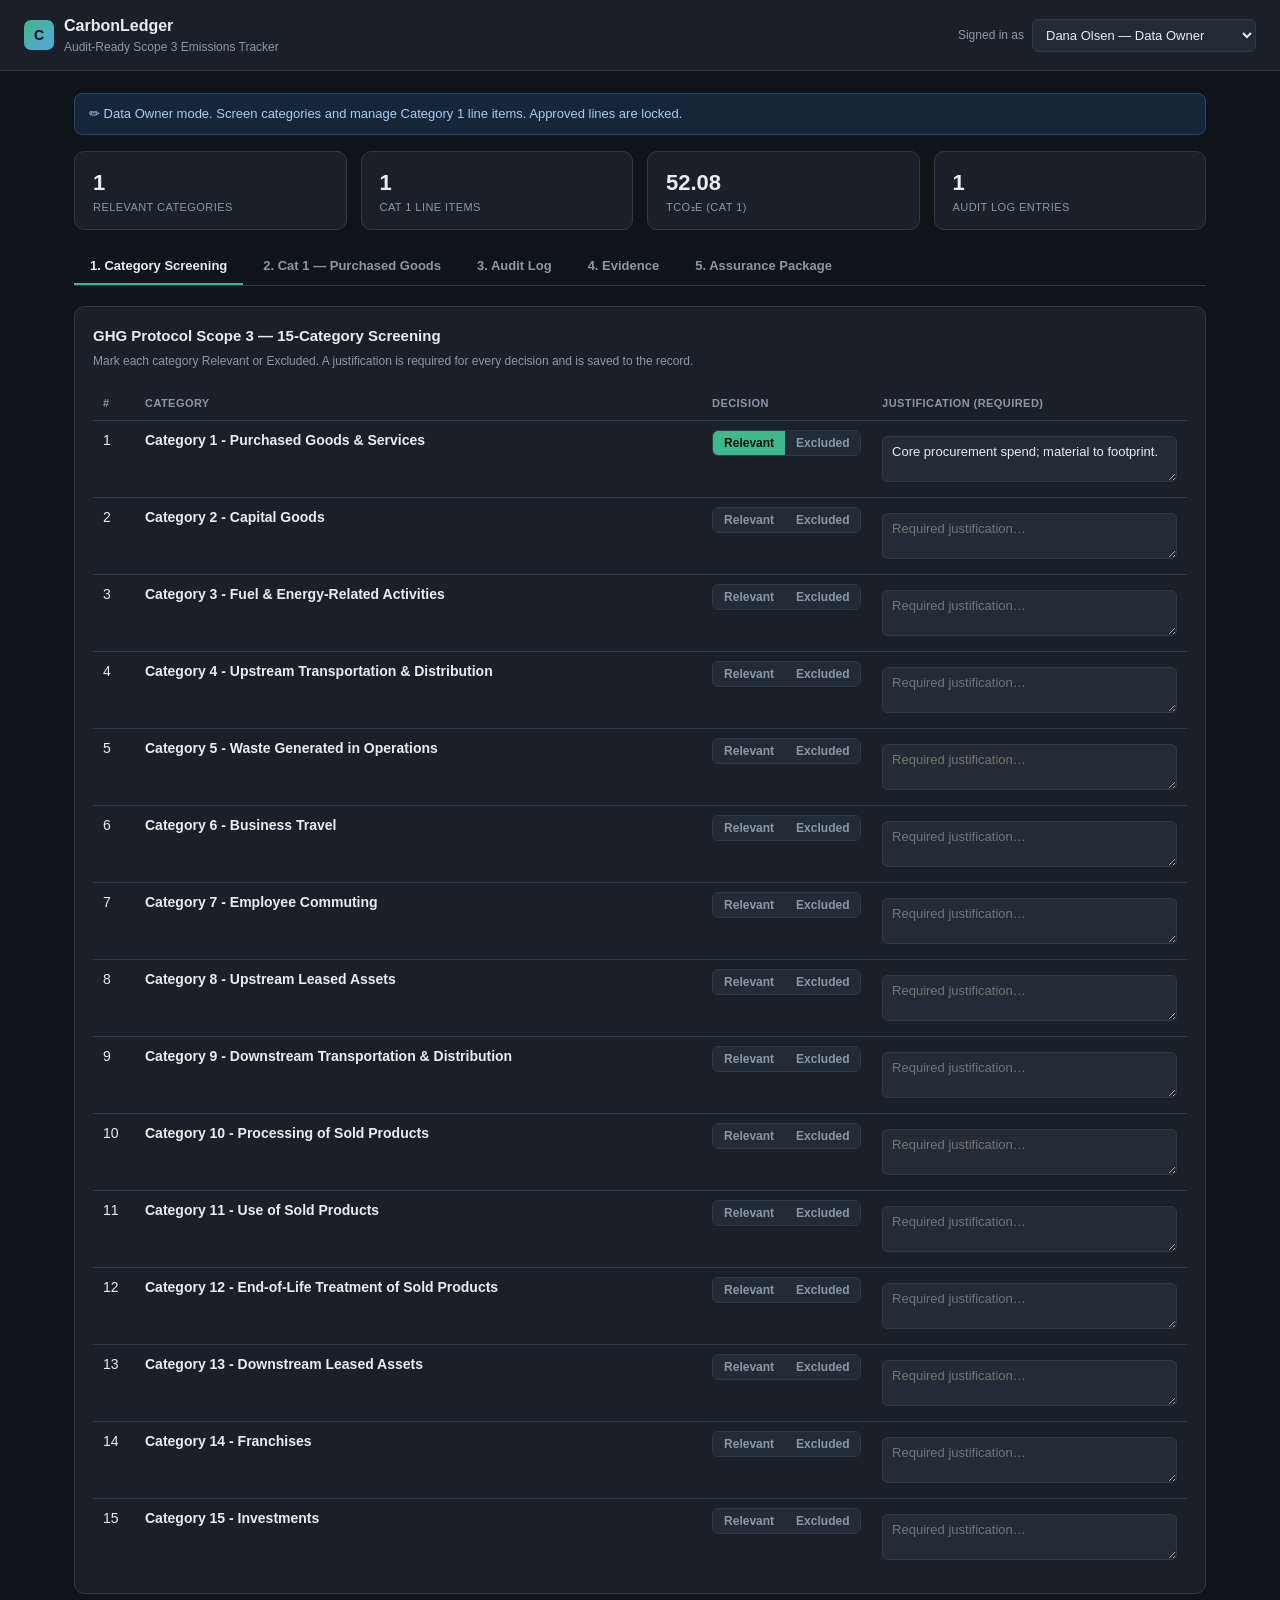
<file: audit-ready-scope-3-emissions-tracker-for-mid-market-compani/index.html>
<!DOCTYPE html>
<html lang="en">
<head>
<meta charset="UTF-8" />
<meta name="viewport" content="width=device-width, initial-scale=1.0" />
<title>CarbonLedger — Audit-Ready Scope 3 Tracker</title>
<style>
  :root {
    --bg: #0f1419;
    --panel: #1a2029;
    --panel-2: #222b36;
    --border: #2f3a47;
    --text: #e6edf3;
    --muted: #8b98a8;
    --accent: #3fb68b;
    --accent-dim: #1f3d33;
    --amber: #e0a94a;
    --amber-dim: #3d3320;
    --red: #e06a6a;
    --blue: #5aa6e0;
    --locked: #7a68c7;
  }
  * { box-sizing: border-box; }
  body {
    margin: 0;
    font-family: -apple-system, BlinkMacSystemFont, "Segoe UI", Roboto, Helvetica, Arial, sans-serif;
    background: var(--bg);
    color: var(--text);
    font-size: 14px;
    line-height: 1.5;
  }
  header {
    display: flex;
    align-items: center;
    justify-content: space-between;
    padding: 14px 24px;
    background: var(--panel);
    border-bottom: 1px solid var(--border);
    position: sticky;
    top: 0;
    z-index: 50;
  }
  .brand { display: flex; align-items: center; gap: 10px; }
  .brand .logo {
    width: 30px; height: 30px; border-radius: 7px;
    background: linear-gradient(135deg, var(--accent), var(--blue));
    display: grid; place-items: center; font-weight: 800; color: #0b0f14;
  }
  .brand h1 { font-size: 16px; margin: 0; font-weight: 700; }
  .brand span { color: var(--muted); font-size: 12px; display: block; font-weight: 400; }
  .role-switch { display: flex; align-items: center; gap: 8px; }
  .role-switch label { color: var(--muted); font-size: 12px; }
  select, input, textarea {
    background: var(--panel-2);
    color: var(--text);
    border: 1px solid var(--border);
    border-radius: 6px;
    padding: 7px 9px;
    font-size: 13px;
    font-family: inherit;
  }
  select:focus, input:focus, textarea:focus { outline: 1px solid var(--accent); }
  .wrap { max-width: 1180px; margin: 0 auto; padding: 22px 24px 80px; }
  .tabs { display: flex; gap: 4px; margin-bottom: 20px; border-bottom: 1px solid var(--border); }
  .tab {
    padding: 10px 16px; cursor: pointer; color: var(--muted);
    border-bottom: 2px solid transparent; font-weight: 600; font-size: 13px;
    background: none; border-top: none; border-left: none; border-right: none;
  }
  .tab.active { color: var(--text); border-bottom-color: var(--accent); }
  .panel { background: var(--panel); border: 1px solid var(--border); border-radius: 10px; padding: 18px; margin-bottom: 20px; }
  .panel h2 { margin: 0 0 4px; font-size: 15px; }
  .panel .sub { color: var(--muted); font-size: 12px; margin-bottom: 16px; }
  table { width: 100%; border-collapse: collapse; }
  th, td { text-align: left; padding: 9px 10px; border-bottom: 1px solid var(--border); vertical-align: top; }
  th { color: var(--muted); font-size: 11px; text-transform: uppercase; letter-spacing: 0.04em; font-weight: 600; }
  tr:last-child td { border-bottom: none; }
  .pill { display: inline-block; padding: 2px 9px; border-radius: 20px; font-size: 11px; font-weight: 700; }
  .pill.relevant { background: var(--accent-dim); color: var(--accent); }
  .pill.excluded { background: #332428; color: var(--red); }
  .pill.pending { background: #2a2f38; color: var(--muted); }
  .pill.locked { background: #2b2446; color: #b3a4ec; }
  .pill.open { background: var(--amber-dim); color: var(--amber); }
  button.btn {
    background: var(--accent); color: #07110c; border: none; border-radius: 6px;
    padding: 8px 14px; font-weight: 700; cursor: pointer; font-size: 13px;
  }
  button.btn:hover { filter: brightness(1.08); }
  button.btn.ghost { background: transparent; color: var(--text); border: 1px solid var(--border); }
  button.btn.ghost:hover { background: var(--panel-2); filter: none; }
  button.btn.blue { background: var(--blue); color: #07131f; }
  button.btn.small { padding: 5px 10px; font-size: 12px; }
  button.btn:disabled { opacity: 0.35; cursor: not-allowed; }
  .seg { display: inline-flex; border: 1px solid var(--border); border-radius: 6px; overflow: hidden; }
  .seg button { background: var(--panel-2); color: var(--muted); border: none; padding: 5px 11px; cursor: pointer; font-size: 12px; font-weight: 600; }
  .seg button.on-rel { background: var(--accent); color: #07110c; }
  .seg button.on-exc { background: var(--red); color: #1a0d0d; }
  .justif { width: 100%; margin-top: 6px; min-height: 34px; resize: vertical; }
  .calc {
    background: var(--panel-2); border: 1px dashed var(--border); border-radius: 8px;
    padding: 10px 12px; font-family: ui-monospace, SFMono-Regular, Menlo, monospace;
    font-size: 12px; color: var(--muted); margin-top: 4px;
  }
  .calc b { color: var(--accent); }
  .cite { color: var(--blue); font-size: 11px; }
  .row-form { display: grid; grid-template-columns: 1.3fr 1fr 2fr auto; gap: 10px; align-items: end; }
  .row-form label { display: block; font-size: 11px; color: var(--muted); margin-bottom: 4px; text-transform: uppercase; letter-spacing: 0.03em; }
  .emis { font-weight: 700; color: var(--accent); }
  .audit-row td { font-family: ui-monospace, Menlo, monospace; font-size: 11.5px; }
  .old { color: var(--red); }
  .new { color: var(--accent); }
  .banner {
    border-radius: 8px; padding: 10px 14px; margin-bottom: 16px; font-size: 13px;
    display: flex; align-items: center; gap: 10px;
  }
  .banner.info { background: #16263a; border: 1px solid #244a6e; color: #a9cdef; }
  .banner.ro { background: #2a2740; border: 1px solid #443a6e; color: #c3b6f0; }
  .muted { color: var(--muted); }
  .kpis { display: flex; gap: 14px; margin-bottom: 18px; flex-wrap: wrap; }
  .kpi { background: var(--panel); border: 1px solid var(--border); border-radius: 10px; padding: 14px 18px; flex: 1; min-width: 150px; }
  .kpi .v { font-size: 22px; font-weight: 800; }
  .kpi .l { color: var(--muted); font-size: 11px; text-transform: uppercase; letter-spacing: 0.04em; }
  .lock-note { color: var(--locked); font-size: 11px; }
  .hidden { display: none !important; }
  .file-list { list-style: none; padding: 0; margin: 0; }
  .file-list li { display: flex; align-items: center; gap: 10px; padding: 8px 0; border-bottom: 1px solid var(--border); font-size: 13px; }
  .file-list li:last-child { border-bottom: none; }
  .file-ico { width: 26px; height: 26px; border-radius: 5px; background: var(--panel-2); display: grid; place-items: center; font-size: 11px; color: var(--blue); }
  .flash { position: fixed; bottom: 22px; left: 50%; transform: translateX(-50%); background: var(--accent); color: #07110c; padding: 10px 18px; border-radius: 8px; font-weight: 700; box-shadow: 0 6px 24px rgba(0,0,0,0.4); z-index: 200; opacity: 0; transition: opacity .2s, transform .2s; pointer-events: none; }
  .flash.show { opacity: 1; transform: translateX(-50%) translateY(-4px); }
  td.num { text-align: right; font-variant-numeric: tabular-nums; }
  th.num { text-align: right; }
  .hint { background: var(--amber-dim); border: 1px solid #5c4a1e; color: var(--amber); border-radius: 8px; padding: 10px 14px; font-size: 12.5px; margin-bottom: 18px; }
</style>
</head>
<body>
<header>
  <div class="brand">
    <div class="logo">C</div>
    <div>
      <h1>CarbonLedger</h1>
      <span>Audit-Ready Scope 3 Emissions Tracker</span>
    </div>
  </div>
  <div class="role-switch">
    <label for="role">Signed in as</label>
    <select id="role" onchange="setRole(this.value)">
      <option value="owner">Dana Olsen — Data Owner</option>
      <option value="reviewer">Ravi Mehta — Reviewer</option>
      <option value="auditor">Audra Lin — Auditor (read-only)</option>
    </select>
  </div>
</header>

<div class="wrap">
  <div id="roleBanner"></div>

  <div class="kpis">
    <div class="kpi"><div class="v" id="kpiRel">0</div><div class="l">Relevant categories</div></div>
    <div class="kpi"><div class="v" id="kpiLines">0</div><div class="l">Cat 1 line items</div></div>
    <div class="kpi"><div class="v" id="kpiEmis">0</div><div class="l">tCO₂e (Cat 1)</div></div>
    <div class="kpi"><div class="v" id="kpiAudit">0</div><div class="l">Audit log entries</div></div>
  </div>

  <div class="tabs">
    <button class="tab active" data-tab="screen" onclick="switchTab('screen')">1. Category Screening</button>
    <button class="tab" data-tab="cat1" onclick="switchTab('cat1')">2. Cat 1 — Purchased Goods</button>
    <button class="tab" data-tab="audit" onclick="switchTab('audit')">3. Audit Log</button>
    <button class="tab" data-tab="evidence" onclick="switchTab('evidence')">4. Evidence</button>
    <button class="tab" data-tab="package" onclick="switchTab('package')">5. Assurance Package</button>
  </div>

  <!-- SCREENING -->
  <section id="tab-screen">
    <div class="panel">
      <h2>GHG Protocol Scope 3 — 15-Category Screening</h2>
      <div class="sub">Mark each category Relevant or Excluded. A justification is required for every decision and is saved to the record.</div>
      <table>
        <thead><tr><th style="width:42px">#</th><th>Category</th><th style="width:170px">Decision</th><th>Justification (required)</th></tr></thead>
        <tbody id="screenBody"></tbody>
      </table>
    </div>
  </section>

  <!-- CAT 1 -->
  <section id="tab-cat1" class="hidden">
    <div class="hint" id="cat1Hint">Category 1 is marked <b>Relevant</b>. Add spend-based line items below — emissions auto-calculate from the selected USEEIO factor.</div>
    <div class="panel" id="addLinePanel">
      <h2>Add purchased-goods line item</h2>
      <div class="sub">Emissions = Spend ($) × Emission Factor (kgCO₂e / $) ÷ 1000 → tCO₂e</div>
      <div class="row-form">
        <div>
          <label>Vendor name</label>
          <input id="newVendor" placeholder="e.g. Acme Steel Co." />
        </div>
        <div>
          <label>Spend (USD)</label>
          <input id="newSpend" type="number" min="0" placeholder="25000" />
        </div>
        <div>
          <label>Emission factor</label>
          <select id="newFactor"></select>
        </div>
        <div>
          <button class="btn" onclick="addLine()">+ Add line</button>
        </div>
      </div>
    </div>

    <div class="panel">
      <h2>Category 1 inventory</h2>
      <div class="sub">Each line shows the live formula and factor citation. Approved lines are locked from further edits.</div>
      <table>
        <thead>
          <tr>
            <th>Vendor</th><th class="num">Spend (USD)</th><th>Emission factor &amp; citation</th>
            <th class="num">Emissions</th><th>Status</th><th style="width:150px">Actions</th>
          </tr>
        </thead>
        <tbody id="cat1Body"></tbody>
      </table>
    </div>
  </section>

  <!-- AUDIT -->
  <section id="tab-audit" class="hidden">
    <div class="panel">
      <h2>Immutable Audit Log</h2>
      <div class="sub">Every create, edit, and approval writes a permanent row. There is no delete path — rows are append-only.</div>
      <table>
        <thead><tr><th style="width:150px">Timestamp</th><th>User</th><th>Entity</th><th>Field</th><th>Old → New</th></tr></thead>
        <tbody id="auditBody"></tbody>
      </table>
    </div>
  </section>

  <!-- EVIDENCE -->
  <section id="tab-evidence" class="hidden">
    <div class="panel">
      <h2>Uploaded Evidence Files</h2>
      <div class="sub">Supporting documents referenced in the assurance package (mocked for prototype).</div>
      <ul class="file-list" id="fileList"></ul>
    </div>
  </section>

  <!-- PACKAGE -->
  <section id="tab-package" class="hidden">
    <div class="panel">
      <h2>Generate Assurance Package</h2>
      <div class="sub">A single PDF containing the screening table, Cat 1 inventory with sources, the full audit log, and evidence manifest. In production this is generated server-side; here it opens a print-ready document you can "Save as PDF".</div>
      <p class="muted">The package will include:</p>
      <ul class="muted">
        <li>Screening decisions &amp; justifications for all 15 categories</li>
        <li>Category 1 inventory with per-line formula + factor citation</li>
        <li>Complete immutable audit trail (origin &amp; edit history)</li>
        <li>Evidence file manifest</li>
      </ul>
      <button class="btn blue" onclick="generatePackage()">⬇ Download Assurance Package (PDF)</button>
    </div>
  </section>
</div>

<div class="flash" id="flash"></div>

<script>
/* ============ MOCK DATA (no backend) ============ */
const USERS = {
  owner:    { name: "Dana Olsen",  role: "Data Owner" },
  reviewer: { name: "Ravi Mehta",  role: "Reviewer" },
  auditor:  { name: "Audra Lin",   role: "Auditor" },
};
let currentRole = "owner";

const CATEGORIES = [
  "Category 1 - Purchased Goods & Services",
  "Category 2 - Capital Goods",
  "Category 3 - Fuel & Energy-Related Activities",
  "Category 4 - Upstream Transportation & Distribution",
  "Category 5 - Waste Generated in Operations",
  "Category 6 - Business Travel",
  "Category 7 - Employee Commuting",
  "Category 8 - Upstream Leased Assets",
  "Category 9 - Downstream Transportation & Distribution",
  "Category 10 - Processing of Sold Products",
  "Category 11 - Use of Sold Products",
  "Category 12 - End-of-Life Treatment of Sold Products",
  "Category 13 - Downstream Leased Assets",
  "Category 14 - Franchises",
  "Category 15 - Investments",
];

// screening state: decision (relevant/excluded/null) + justification
let screening = CATEGORIES.map((name, i) => ({
  id: i + 1,
  name,
  decision: i === 0 ? "relevant" : null,
  justification: i === 0 ? "Core procurement spend; material to footprint." : "",
}));

// Seeded USEEIO emission factors
const FACTORS = [
  { id: "f1", label: "Iron & Steel Mills",            kg_per_usd: 1.24, source: "USEEIO v2.0", year: 2022, geo: "US" },
  { id: "f2", label: "Plastics Material & Resin Mfg", kg_per_usd: 0.98, source: "USEEIO v2.0", year: 2022, geo: "US" },
  { id: "f3", label: "Paper Mills",                    kg_per_usd: 0.71, source: "USEEIO v2.0", year: 2022, geo: "US" },
  { id: "f4", label: "Electronic Components Mfg",      kg_per_usd: 0.42, source: "USEEIO v2.0", year: 2021, geo: "US" },
  { id: "f5", label: "Semiconductor Machinery Mfg",    kg_per_usd: 0.31, source: "USEEIO v2.0", year: 2021, geo: "US" },
  { id: "f6", label: "Office Supplies (wholesale)",    kg_per_usd: 0.26, source: "USEEIO v2.0", year: 2022, geo: "US" },
  { id: "f7", label: "Software Publishers",            kg_per_usd: 0.11, source: "USEEIO v2.0", year: 2022, geo: "US" },
  { id: "f8", label: "Industrial Machinery Mfg",       kg_per_usd: 0.88, source: "USEEIO v2.0", year: 2021, geo: "US" },
];

let lineSeq = 2;
let lines = [
  { id: "L1", vendor: "Acme Steel Co.", spend: 42000, factorId: "f1", approved: false },
];

let auditSeq = 0;
let auditLog = [];
function logAudit(entity, field, oldV, newV) {
  auditSeq++;
  auditLog.unshift({
    id: auditSeq,
    ts: new Date().toISOString().replace("T", " ").slice(0, 19),
    user: USERS[currentRole].name,
    role: USERS[currentRole].role,
    entity, field,
    oldV: oldV === null || oldV === "" ? "—" : String(oldV),
    newV: newV === null || newV === "" ? "—" : String(newV),
  });
}
// seed an initial create entry for the pre-existing line
logAudit("Line L1 (Acme Steel Co.)", "created", "", "vendor=Acme Steel Co.; spend=42000; factor=Iron & Steel Mills");

const EVIDENCE = [
  { name: "acme_steel_invoice_Q3.pdf", type: "PDF", size: "412 KB", linked: "Line L1 — Acme Steel Co." },
  { name: "procurement_ledger_2024.xlsx", type: "XLS", size: "1.2 MB", linked: "Category 1 spend source" },
  { name: "useeio_v2_factor_notes.pdf", type: "PDF", size: "88 KB", linked: "Emission factor methodology" },
];

/* ============ HELPERS ============ */
const $ = (id) => document.getElementById(id);
const money = (n) => "$" + Number(n).toLocaleString("en-US");
const factorById = (id) => FACTORS.find((f) => f.id === id);
function emissionsFor(line) {
  const f = factorById(line.factorId);
  return (line.spend * f.kg_per_usd) / 1000; // tCO2e
}
function flash(msg) {
  const el = $("flash");
  el.textContent = msg;
  el.classList.add("show");
  clearTimeout(window._ft);
  window._ft = setTimeout(() => el.classList.remove("show"), 1900);
}
const isOwner = () => currentRole === "owner";
const isReviewer = () => currentRole === "reviewer";
const isAuditor = () => currentRole === "auditor";

/* ============ RENDER ============ */
function setRole(r) {
  currentRole = r;
  renderAll();
}

function renderBanner() {
  const el = $("roleBanner");
  if (isAuditor()) {
    el.innerHTML = '<div class="banner ro">🔒 Read-only auditor view. You can inspect every record and download the assurance package, but cannot modify data.</div>';
  } else if (isReviewer()) {
    el.innerHTML = '<div class="banner info">✔ Reviewer mode. Approve line items to lock them. Owners cannot edit locked lines.</div>';
  } else {
    el.innerHTML = '<div class="banner info">✏ Data Owner mode. Screen categories and manage Category 1 line items. Approved lines are locked.</div>';
  }
}

function renderScreening() {
  const body = $("screenBody");
  body.innerHTML = "";
  screening.forEach((c) => {
    const tr = document.createElement("tr");
    const editable = isOwner();
    const decPill = c.decision
      ? `<span class="pill ${c.decision}">${c.decision === "relevant" ? "Relevant" : "Excluded"}</span>`
      : `<span class="pill pending">Pending</span>`;

    let decCell;
    if (editable) {
      decCell = `<div class="seg">
          <button class="${c.decision === "relevant" ? "on-rel" : ""}" onclick="setDecision(${c.id},'relevant')">Relevant</button>
          <button class="${c.decision === "excluded" ? "on-exc" : ""}" onclick="setDecision(${c.id},'excluded')">Excluded</button>
        </div>`;
    } else {
      decCell = decPill;
    }

    let justCell;
    if (editable) {
      justCell = `<textarea class="justif" placeholder="Required justification…" onchange="setJustification(${c.id}, this.value)">${c.justification}</textarea>`;
    } else {
      justCell = `<div>${c.justification ? c.justification : '<span class="muted">— no justification —</span>'}</div>`;
    }

    tr.innerHTML = `<td>${c.id}</td><td><strong>${c.name}</strong></td><td>${decCell}</td><td>${justCell}</td>`;
    body.appendChild(tr);
  });
}

function renderFactorSelect() {
  const sel = $("newFactor");
  sel.innerHTML = FACTORS.map(
    (f) => `<option value="${f.id}">${f.label} — ${f.kg_per_usd} kgCO₂e/$ (${f.source} ${f.year}, ${f.geo})</option>`
  ).join("");
}

function renderCat1() {
  // show/hide add panel based on role + relevance
  const cat1 = screening[0];
  const hint = $("cat1Hint");
  const addPanel = $("addLinePanel");
  if (cat1.decision !== "relevant") {
    hint.innerHTML = "Category 1 is not marked <b>Relevant</b>. Mark it Relevant in the Screening tab to add line items.";
    addPanel.classList.add("hidden");
  } else {
    hint.innerHTML = 'Category 1 is marked <b>Relevant</b>. Add spend-based line items below — emissions auto-calculate from the selected USEEIO factor.';
    addPanel.classList.toggle("hidden", !isOwner());
  }

  const body = $("cat1Body");
  body.innerHTML = "";
  if (lines.length === 0) {
    body.innerHTML = '<tr><td colspan="6" class="muted">No line items yet.</td></tr>';
    return;
  }
  lines.forEach((ln) => {
    const f = factorById(ln.factorId);
    const em = emissionsFor(ln);
    const locked = ln.approved;
    const canEdit = isOwner() && !locked;

    const vendorCell = canEdit
      ? `<input value="${ln.vendor}" style="width:130px" onchange="editLine('${ln.id}','vendor',this.value)" />`
      : `<strong>${ln.vendor}</strong>`;

    const spendCell = canEdit
      ? `<input type="number" value="${ln.spend}" style="width:95px" onchange="editLine('${ln.id}','spend',this.value)" />`
      : money(ln.spend);

    const factorCell = canEdit
      ? `<select onchange="editLine('${ln.id}','factorId',this.value)">
           ${FACTORS.map((ff) => `<option value="${ff.id}" ${ff.id === ln.factorId ? "selected" : ""}>${ff.label} — ${ff.kg_per_usd}</option>`).join("")}
         </select>
         <div class="cite">📖 ${f.source} (${f.year}), ${f.geo} · ${f.kg_per_usd} kgCO₂e/$</div>`
      : `<div>${f.label}</div><div class="cite">📖 ${f.source} (${f.year}), ${f.geo} · ${f.kg_per_usd} kgCO₂e/$</div>`;

    const calc = `<div class="calc">${money(ln.spend)} × <b>${f.kg_per_usd}</b> kgCO₂e/$ ÷ 1000 = <b>${em.toFixed(2)}</b> tCO₂e</div>`;

    const status = locked
      ? `<span class="pill locked">🔒 Approved</span><div class="lock-note">Locked by reviewer</div>`
      : `<span class="pill open">Open</span>`;

    let actions = "";
    if (isReviewer() && !locked) {
      actions = `<button class="btn blue small" onclick="approveLine('${ln.id}')">Approve &amp; lock</button>`;
    } else if (isReviewer() && locked) {
      actions = `<span class="muted">—</span>`;
    } else if (isOwner() && locked) {
      actions = `<span class="lock-note">Edits locked</span>`;
    } else if (isOwner()) {
      actions = `<span class="muted" title="Edit inline above">editable</span>`;
    } else {
      actions = `<span class="muted">—</span>`;
    }

    const tr = document.createElement("tr");
    tr.innerHTML = `
      <td>${vendorCell}</td>
      <td class="num">${spendCell}</td>
      <td>${factorCell}${calc}</td>
      <td class="num emis">${em.toFixed(2)} t</td>
      <td>${status}</td>
      <td>${actions}</td>`;
    body.appendChild(tr);
  });
}

function renderAudit() {
  const body = $("auditBody");
  body.innerHTML = "";
  if (auditLog.length === 0) {
    body.innerHTML = '<tr><td colspan="5" class="muted">No entries.</td></tr>';
    return;
  }
  auditLog.forEach((a) => {
    const tr = document.createElement("tr");
    tr.className = "audit-row";
    tr.innerHTML = `
      <td>${a.ts}</td>
      <td>${a.user}<br><span class="muted">${a.role}</span></td>
      <td>${a.entity}</td>
      <td>${a.field}</td>
      <td><span class="old">${a.oldV}</span> → <span class="new">${a.newV}</span></td>`;
    body.appendChild(tr);
  });
}

function renderEvidence() {
  const list = $("fileList");
  list.innerHTML = EVIDENCE.map(
    (f) => `<li><span class="file-ico">${f.type}</span>
      <div><strong>${f.name}</strong> <span class="muted">· ${f.size}</span><br>
      <span class="muted">Linked: ${f.linked}</span></div></li>`
  ).join("");
}

function renderKpis() {
  const rel = screening.filter((c) => c.decision === "relevant").length;
  const total = lines.reduce((s, l) => s + emissionsFor(l), 0);
  $("kpiRel").textContent = rel;
  $("kpiLines").textContent = lines.length;
  $("kpiEmis").textContent = total.toFixed(2);
  $("kpiAudit").textContent = auditLog.length;
}

function renderAll() {
  renderBanner();
  renderScreening();
  renderCat1();
  renderAudit();
  renderEvidence();
  renderKpis();
}

/* ============ ACTIONS ============ */
function setDecision(id, decision) {
  if (!isOwner()) return;
  const c = screening.find((x) => x.id === id);
  if (c.decision === decision) return;
  logAudit(`Category ${id}`, "decision", c.decision, decision);
  c.decision = decision;
  renderAll();
  flash("Decision saved + logged");
}
function setJustification(id, val) {
  if (!isOwner()) return;
  const c = screening.find((x) => x.id === id);
  if (c.justification === val) return;
  logAudit(`Category ${id}`, "justification", c.justification, val);
  c.justification = val;
  renderKpis(); renderAudit();
  flash("Justification saved + logged");
}

function addLine() {
  if (!isOwner()) return;
  const vendor = $("newVendor").value.trim();
  const spend = parseFloat($("newSpend").value);
  const factorId = $("newFactor").value;
  if (!vendor) { flash("Enter a vendor name"); return; }
  if (!spend || spend <= 0) { flash("Enter a valid spend amount"); return; }
  const id = "L" + lineSeq++;
  const f = factorById(factorId);
  lines.push({ id, vendor, spend, factorId, approved: false });
  logAudit(`Line ${id} (${vendor})`, "created", "", `vendor=${vendor}; spend=${spend}; factor=${f.label}`);
  $("newVendor").value = ""; $("newSpend").value = "";
  renderAll();
  flash("Line added + logged");
}

function editLine(id, field, value) {
  if (!isOwner()) return;
  const ln = lines.find((l) => l.id === id);
  if (!ln || ln.approved) return;
  let oldV = ln[field];
  let newV = value;
  if (field === "spend") newV = parseFloat(value) || 0;
  if (field === "factorId") {
    oldV = factorById(ln.factorId).label;
    newV = value;
    const newLabel = factorById(value).label;
    logAudit(`Line ${id} (${ln.vendor})`, "emission factor", oldV, newLabel);
    ln.factorId = value;
    renderAll();
    flash("Factor changed + logged");
    return;
  }
  if (String(oldV) === String(newV)) return;
  logAudit(`Line ${id} (${ln.vendor})`, field, oldV, newV);
  ln[field] = newV;
  renderAll();
  flash("Edit saved + logged");
}

function approveLine(id) {
  if (!isReviewer()) return;
  const ln = lines.find((l) => l.id === id);
  if (!ln || ln.approved) return;
  logAudit(`Line ${id} (${ln.vendor})`, "status", "open", "approved (locked)");
  ln.approved = true;
  renderAll();
  flash("Line approved & locked");
}

function switchTab(tab) {
  document.querySelectorAll(".tab").forEach((t) => t.classList.toggle("active", t.dataset.tab === tab));
  ["screen", "cat1", "audit", "evidence", "package"].forEach((t) => {
    $("tab-" + t).classList.toggle("hidden", t !== tab);
  });
}

/* ============ PDF / ASSURANCE PACKAGE ============ */
function generatePackage() {
  const now = new Date().toISOString().replace("T", " ").slice(0, 19);
  const rel = screening.filter((c) => c.decision === "relevant").length;
  const total = lines.reduce((s, l) => s + emissionsFor(l), 0);

  const screenRows = screening.map((c) => `
    <tr>
      <td>${c.id}</td><td>${c.name}</td>
      <td>${c.decision ? (c.decision === "relevant" ? "Relevant" : "Excluded") : "Pending"}</td>
      <td>${c.justification || "—"}</td>
    </tr>`).join("");

  const lineRows = lines.map((ln) => {
    const f = factorById(ln.factorId);
    const em = emissionsFor(ln);
    return `<tr>
      <td>${ln.id}</td><td>${ln.vendor}</td><td>$${Number(ln.spend).toLocaleString()}</td>
      <td>${f.label} (${f.kg_per_usd} kgCO₂e/$)</td>
      <td>${f.source} ${f.year}, ${f.geo}</td>
      <td>$${Number(ln.spend).toLocaleString()} × ${f.kg_per_usd} ÷ 1000 = ${em.toFixed(2)} t</td>
      <td>${em.toFixed(2)}</td>
      <td>${ln.approved ? "Approved (locked)" : "Open"}</td>
    </tr>`;
  }).join("");

  const auditRows = auditLog.slice().reverse().map((a) => `
    <tr><td>${a.ts}</td><td>${a.user} (${a.role})</td><td>${a.entity}</td><td>${a.field}</td><td>${a.oldV}</td><td>${a.newV}</td></tr>`).join("");

  const evidenceRows = EVIDENCE.map((f) => `<tr><td>${f.name}</td><td>${f.type}</td><td>${f.size}</td><td>${f.linked}</td></tr>`).join("");

  const html = `<!DOCTYPE html><html><head><meta charset="utf-8"><title>Assurance Package</title>
  <style>
    body{font-family:Arial,Helvetica,sans-serif;color:#111;margin:36px;font-size:12px;}
    h1{font-size:22px;margin:0 0 2px;} h2{font-size:15px;margin:26px 0 8px;border-bottom:2px solid #333;padding-bottom:4px;}
    .meta{color:#555;font-size:11px;margin-bottom:8px;}
    table{width:100%;border-collapse:collapse;margin-bottom:8px;}
    th,td{border:1px solid #bbb;padding:5px 6px;text-align:left;font-size:10.5px;vertical-align:top;}
    th{background:#eee;}
    .summary{display:flex;gap:20px;margin:10px 0;}
    .box{border:1px solid #333;padding:8px 14px;}
    .box b{display:block;font-size:18px;}
    .foot{margin-top:30px;color:#777;font-size:10px;border-top:1px solid #ccc;padding-top:8px;}
    @media print{ .noprint{display:none;} }
    .btnbar{margin-bottom:14px;}
    button{padding:8px 16px;font-size:13px;cursor:pointer;}
  </style></head><body>
  <div class="btnbar noprint">
    <button onclick="window.print()">🖨 Save as PDF / Print</button>
  </div>
  <h1>Scope 3 Assurance Package</h1>
  <div class="meta">CarbonLedger · Generated ${now} · Prepared by ${USERS[currentRole].name} (${USERS[currentRole].role})</div>
  <div class="summary">
    <div class="box"><b>${rel}/15</b> Relevant categories</div>
    <div class="box"><b>${lines.length}</b> Cat 1 line items</div>
    <div class="box"><b>${total.toFixed(2)}</b> tCO₂e (Cat 1)</div>
    <div class="box"><b>${auditLog.length}</b> Audit entries</div>
  </div>

  <h2>1. Scope 3 Category Screening (all 15)</h2>
  <table><thead><tr><th>#</th><th>Category</th><th>Decision</th><th>Justification</th></tr></thead>
  <tbody>${screenRows}</tbody></table>

  <h2>2. Category 1 Inventory — Purchased Goods &amp; Services (with sources)</h2>
  <table><thead><tr><th>ID</th><th>Vendor</th><th>Spend</th><th>Emission Factor</th><th>Source</th><th>Formula</th><th>tCO₂e</th><th>Status</th></tr></thead>
  <tbody>${lineRows}</tbody></table>

  <h2>3. Immutable Audit Log (origin &amp; edit history)</h2>
  <table><thead><tr><th>Timestamp</th><th>User</th><th>Entity</th><th>Field</th><th>Old value</th><th>New value</th></tr></thead>
  <tbody>${auditRows}</tbody></table>

  <h2>4. Evidence File Manifest</h2>
  <table><thead><tr><th>File</th><th>Type</th><th>Size</th><th>Linked to</th></tr></thead>
  <tbody>${evidenceRows}</tbody></table>

  <div class="foot">This document is an audit-ready assurance package. The audit log is append-only; no records may be deleted. Emission factors sourced from USEEIO v2.0 (EPA).</div>
  </body></html>`;

  const w = window.open("", "_blank");
  if (!w) { flash("Allow pop-ups to view the package"); return; }
  w.document.write(html);
  w.document.close();
  flash("Assurance package generated");
}

/* ============ INIT ============ */
renderFactorSelect();
renderAll();
</script>
</body>
</html>
</file>
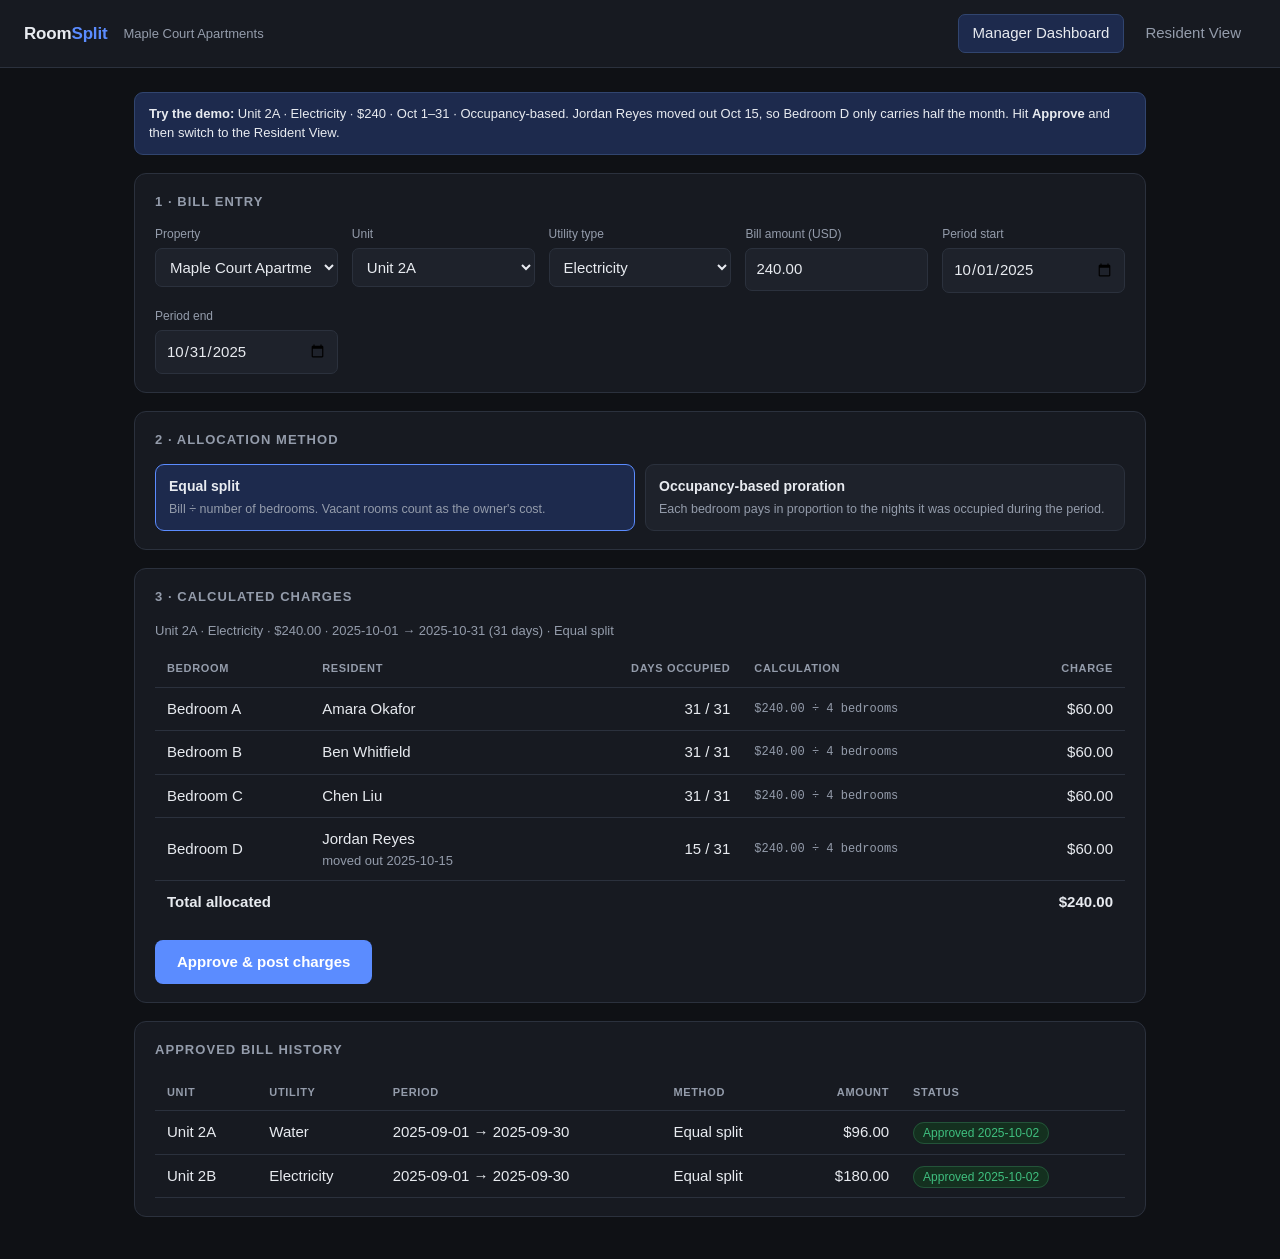
<file: create-a-dashboard-called-roomsplit-that-helps-apartment-com/index.html>
<!DOCTYPE html>
<html lang="en">
<head>
<meta charset="utf-8" />
<meta name="viewport" content="width=device-width, initial-scale=1" />
<title>RoomSplit — Utility Allocation for Co-Living</title>
<style>
  :root {
    --bg: #0f1115;
    --panel: #171a21;
    --panel-2: #1e222b;
    --line: #2b313d;
    --text: #e8ebf0;
    --muted: #949cab;
    --accent: #5b8cff;
    --accent-soft: #1d2a4d;
    --good: #3fbf7f;
    --good-soft: #14301f;
    --warn: #e0a33e;
  }
  * { box-sizing: border-box; }
  body {
    margin: 0;
    background: var(--bg);
    color: var(--text);
    font: 15px/1.5 -apple-system, BlinkMacSystemFont, "Segoe UI", Roboto, Helvetica, Arial, sans-serif;
  }
  header {
    border-bottom: 1px solid var(--line);
    padding: 14px 24px;
    display: flex;
    align-items: center;
    gap: 16px;
    background: var(--panel);
    position: sticky;
    top: 0;
    z-index: 5;
  }
  .brand { font-size: 17px; font-weight: 700; letter-spacing: -0.01em; }
  .brand span { color: var(--accent); }
  .tabs { margin-left: auto; display: flex; gap: 6px; }
  .tab {
    padding: 7px 14px;
    border-radius: 7px;
    border: 1px solid transparent;
    background: transparent;
    color: var(--muted);
    cursor: pointer;
    font: inherit;
  }
  .tab.active { background: var(--accent-soft); color: var(--text); border-color: #31456f; }
  main { max-width: 1060px; margin: 0 auto; padding: 24px; }
  .card {
    background: var(--panel);
    border: 1px solid var(--line);
    border-radius: 12px;
    padding: 18px 20px;
    margin-bottom: 18px;
  }
  h2 { font-size: 13px; text-transform: uppercase; letter-spacing: .08em; color: var(--muted); margin: 0 0 14px; font-weight: 600; }
  .grid { display: grid; grid-template-columns: repeat(auto-fit, minmax(170px, 1fr)); gap: 14px; }
  label { display: block; font-size: 12px; color: var(--muted); margin-bottom: 5px; }
  select, input {
    width: 100%;
    padding: 9px 10px;
    background: var(--panel-2);
    border: 1px solid var(--line);
    border-radius: 7px;
    color: var(--text);
    font: inherit;
  }
  input:focus, select:focus { outline: 2px solid var(--accent); outline-offset: -1px; }
  .methods { display: flex; gap: 10px; flex-wrap: wrap; margin-top: 4px; }
  .method {
    flex: 1 1 240px;
    border: 1px solid var(--line);
    background: var(--panel-2);
    border-radius: 9px;
    padding: 11px 13px;
    cursor: pointer;
  }
  .method.sel { border-color: var(--accent); background: var(--accent-soft); }
  .method b { display: block; font-size: 14px; }
  .method small { color: var(--muted); }
  table { width: 100%; border-collapse: collapse; font-variant-numeric: tabular-nums; }
  th, td { text-align: left; padding: 10px 12px; border-bottom: 1px solid var(--line); }
  th { font-size: 11px; text-transform: uppercase; letter-spacing: .06em; color: var(--muted); font-weight: 600; }
  td.num, th.num { text-align: right; }
  .formula { color: var(--muted); font-family: ui-monospace, SFMono-Regular, Menlo, monospace; font-size: 12px; }
  .vacant { color: var(--warn); }
  tfoot td { font-weight: 700; border-bottom: none; }
  button.primary {
    background: var(--accent);
    color: #fff;
    border: none;
    padding: 11px 22px;
    border-radius: 8px;
    font: inherit;
    font-weight: 600;
    cursor: pointer;
  }
  button.primary:disabled { background: #2b313d; color: var(--muted); cursor: default; }
  .row { display: flex; align-items: center; gap: 14px; margin-top: 16px; }
  .badge { font-size: 12px; padding: 3px 9px; border-radius: 20px; background: var(--good-soft); color: var(--good); border: 1px solid #235339; }
  .badge.pending { background: #2a2418; color: var(--warn); border-color: #4d3d1c; }
  .muted { color: var(--muted); font-size: 13px; }
  .hint { background: var(--accent-soft); border: 1px solid #31456f; border-radius: 9px; padding: 11px 14px; font-size: 13px; margin-bottom: 18px; }
  .hidden { display: none; }
  .bigmoney { font-size: 22px; font-weight: 700; }
</style>
</head>
<body>

<header>
  <div class="brand">Room<span>Split</span></div>
  <div class="muted">Maple Court Apartments</div>
  <div class="tabs">
    <button class="tab active" data-view="manager">Manager Dashboard</button>
    <button class="tab" data-view="resident">Resident View</button>
  </div>
</header>

<main>

<!-- ============ MANAGER ============ -->
<section id="view-manager">
  <div class="hint">
    <b>Try the demo:</b> Unit 2A · Electricity · $240 · Oct 1–31 · Occupancy-based. Jordan Reyes moved out Oct 15,
    so Bedroom D only carries half the month. Hit <b>Approve</b> and then switch to the Resident View.
  </div>

  <div class="card">
    <h2>1 · Bill entry</h2>
    <div class="grid">
      <div>
        <label>Property</label>
        <select id="f-property"><option>Maple Court Apartments</option></select>
      </div>
      <div>
        <label>Unit</label>
        <select id="f-unit"></select>
      </div>
      <div>
        <label>Utility type</label>
        <select id="f-type">
          <option>Electricity</option>
          <option>Water</option>
          <option>Gas</option>
          <option>Internet</option>
        </select>
      </div>
      <div>
        <label>Bill amount (USD)</label>
        <input id="f-amount" type="number" min="0" step="0.01" value="240.00" />
      </div>
      <div>
        <label>Period start</label>
        <input id="f-start" type="date" value="2025-10-01" />
      </div>
      <div>
        <label>Period end</label>
        <input id="f-end" type="date" value="2025-10-31" />
      </div>
    </div>
  </div>

  <div class="card">
    <h2>2 · Allocation method</h2>
    <div class="methods">
      <div class="method sel" data-method="equal">
        <b>Equal split</b>
        <small>Bill ÷ number of bedrooms. Vacant rooms count as the owner's cost.</small>
      </div>
      <div class="method" data-method="occupancy">
        <b>Occupancy-based proration</b>
        <small>Each bedroom pays in proportion to the nights it was occupied during the period.</small>
      </div>
    </div>
  </div>

  <div class="card">
    <h2>3 · Calculated charges</h2>
    <div id="calc-wrap"></div>
    <div class="row">
      <button class="primary" id="btn-approve">Approve &amp; post charges</button>
      <span id="approve-note" class="muted"></span>
    </div>
  </div>

  <div class="card">
    <h2>Approved bill history</h2>
    <div id="mgr-history"></div>
  </div>
</section>

<!-- ============ RESIDENT ============ -->
<section id="view-resident" class="hidden">
  <div class="card">
    <h2>Signed in as</h2>
    <div class="grid">
      <div>
        <label>Resident (mock selector)</label>
        <select id="f-resident"></select>
      </div>
      <div>
        <label>Balance due</label>
        <div class="bigmoney" id="res-balance">$0.00</div>
      </div>
    </div>
  </div>
  <div class="card">
    <h2>My charges</h2>
    <div id="res-table"></div>
  </div>
</section>

</main>

<script>
/* ---------------- Seed data ---------------- */
const PROPERTY = { id: 'p1', name: 'Maple Court Apartments' };

const UNITS = [
  {
    id: 'u1', name: 'Unit 2A',
    bedrooms: [
      { id: 'A', label: 'Bedroom A', resident: 'Amara Okafor',  moveIn: '2025-01-15', moveOut: null },
      { id: 'B', label: 'Bedroom B', resident: 'Ben Whitfield', moveIn: '2025-03-01', moveOut: null },
      { id: 'C', label: 'Bedroom C', resident: 'Chen Liu',      moveIn: '2024-09-01', moveOut: null },
      { id: 'D', label: 'Bedroom D', resident: 'Jordan Reyes',  moveIn: '2025-02-01', moveOut: '2025-10-15' }
    ]
  },
  {
    id: 'u2', name: 'Unit 2B',
    bedrooms: [
      { id: 'A', label: 'Bedroom A', resident: 'Priya Nair',    moveIn: '2025-05-01', moveOut: null },
      { id: 'B', label: 'Bedroom B', resident: 'Marcus Hall',   moveIn: '2025-06-10', moveOut: null },
      { id: 'C', label: 'Bedroom C', resident: 'Sofia Duarte',  moveIn: '2024-11-01', moveOut: null },
      { id: 'D', label: 'Bedroom D', resident: null,            moveIn: null,         moveOut: null } // vacant
    ]
  }
];

/* A couple of previously-approved bills so the resident view is not empty on first load. */
let APPROVED = [
  {
    id: 'b-seed-1', unitId: 'u1', unitName: 'Unit 2A', type: 'Water',
    amount: 96, start: '2025-09-01', end: '2025-09-30', method: 'equal',
    approvedOn: '2025-10-02',
    lines: UNITS[0].bedrooms.map(b => ({
      bedroom: b.label, resident: b.resident, days: 30, charge: 24,
      formula: '$96.00 ÷ 4 bedrooms'
    }))
  },
  {
    id: 'b-seed-2', unitId: 'u2', unitName: 'Unit 2B', type: 'Electricity',
    amount: 180, start: '2025-09-01', end: '2025-09-30', method: 'equal',
    approvedOn: '2025-10-02',
    lines: UNITS[1].bedrooms.map(b => ({
      bedroom: b.label, resident: b.resident, days: 30, charge: 45,
      formula: '$180.00 ÷ 4 bedrooms'
    }))
  }
];

/* ---------------- Helpers ---------------- */
const $ = s => document.querySelector(s);
const money = n => '$' + n.toFixed(2);
const day = s => { const [y,m,d] = s.split('-').map(Number); return Date.UTC(y, m-1, d); };
const DAY_MS = 86400000;

/* Nights a bedroom was occupied within [start, end], inclusive of both endpoints. */
function occupiedDays(bed, start, end) {
  if (!bed.resident) return 0;
  const from = Math.max(day(start), day(bed.moveIn));
  const to   = Math.min(day(end), bed.moveOut ? day(bed.moveOut) : day(end));
  if (to < from) return 0;
  return Math.round((to - from) / DAY_MS) + 1;
}
const periodDays = (start, end) => Math.round((day(end) - day(start)) / DAY_MS) + 1;

/* Round to cents, pushing any leftover penny onto the largest line so the total ties out. */
function reconcile(raw, total) {
  const cents = raw.map(v => Math.round(v * 100));
  let diff = Math.round(total * 100) - cents.reduce((a, b) => a + b, 0);
  if (diff !== 0) {
    let idx = 0;
    cents.forEach((c, i) => { if (c > cents[idx]) idx = i; });
    cents[idx] += diff;
  }
  return cents.map(c => c / 100);
}

/* ---------------- Calculation ---------------- */
let method = 'equal';
let current = null;

function calculate() {
  const unit = UNITS.find(u => u.id === $('#f-unit').value);
  const amount = parseFloat($('#f-amount').value);
  const start = $('#f-start').value, end = $('#f-end').value;

  if (!unit || isNaN(amount) || !start || !end) return { error: 'Fill in every field to see the allocation.' };
  if (day(end) < day(start)) return { error: 'Period end must fall on or after period start.' };

  const total = periodDays(start, end);
  const beds = unit.bedrooms.map(b => ({ bed: b, days: occupiedDays(b, start, end) }));

  let raw, formulas;
  if (method === 'equal') {
    const n = beds.length;
    raw = beds.map(() => amount / n);
    formulas = beds.map(() => `${money(amount)} ÷ ${n} bedrooms`);
  } else {
    const bedDays = beds.reduce((a, b) => a + b.days, 0);
    if (bedDays === 0) return { error: 'No bedroom was occupied during this period — nothing to prorate.' };
    raw = beds.map(b => amount * b.days / bedDays);
    formulas = beds.map(b => b.days === 0
      ? 'vacant for the whole period → $0.00'
      : `${money(amount)} × ${b.days} / ${bedDays} bed-days`);
  }

  const charges = reconcile(raw, amount);

  return {
    unit, amount, start, end, total,
    lines: beds.map((b, i) => ({
      bedroom: b.bed.label,
      resident: b.bed.resident,
      moveOut: b.bed.moveOut,
      days: b.days,
      charge: charges[i],
      formula: formulas[i]
    }))
  };
}

function renderCalc() {
  const r = calculate();
  const wrap = $('#calc-wrap');
  $('#approve-note').textContent = '';

  if (r.error) {
    current = null;
    wrap.innerHTML = `<div class="muted">${r.error}</div>`;
    $('#btn-approve').disabled = true;
    return;
  }
  current = r;
  $('#btn-approve').disabled = false;

  const rows = r.lines.map(l => `
    <tr>
      <td>${l.bedroom}</td>
      <td>${l.resident ? l.resident : '<span class="vacant">Vacant</span>'}
          ${l.moveOut ? `<div class="muted">moved out ${l.moveOut}</div>` : ''}</td>
      <td class="num">${l.days} / ${r.total}</td>
      <td class="formula">${l.formula}</td>
      <td class="num">${money(l.charge)}</td>
    </tr>`).join('');

  wrap.innerHTML = `
    <div class="muted" style="margin-bottom:10px">
      ${r.unit.name} · ${$('#f-type').value} · ${money(r.amount)} · ${r.start} → ${r.end} (${r.total} days) ·
      ${method === 'equal' ? 'Equal split' : 'Occupancy-based proration'}
    </div>
    <table>
      <thead><tr>
        <th>Bedroom</th><th>Resident</th><th class="num">Days occupied</th><th>Calculation</th><th class="num">Charge</th>
      </tr></thead>
      <tbody>${rows}</tbody>
      <tfoot><tr>
        <td colspan="4">Total allocated</td>
        <td class="num">${money(r.lines.reduce((a, l) => a + l.charge, 0))}</td>
      </tr></tfoot>
    </table>`;
}

/* ---------------- Approve ---------------- */
$('#btn-approve').addEventListener('click', () => {
  if (!current) return;
  APPROVED.unshift({
    id: 'b' + (APPROVED.length + 1),
    unitId: current.unit.id,
    unitName: current.unit.name,
    type: $('#f-type').value,
    amount: current.amount,
    start: current.start,
    end: current.end,
    method,
    approvedOn: new Date().toISOString().slice(0, 10),
    lines: current.lines.map(l => ({ bedroom: l.bedroom, resident: l.resident, days: l.days, charge: l.charge, formula: l.formula }))
  });
  $('#approve-note').innerHTML = `<span class="badge">Approved</span> Posted to ${current.lines.filter(l => l.resident).length} resident ledgers.`;
  renderHistory();
  renderResident();
});

function renderHistory() {
  if (!APPROVED.length) { $('#mgr-history').innerHTML = '<div class="muted">No approved bills yet.</div>'; return; }
  $('#mgr-history').innerHTML = `
    <table>
      <thead><tr><th>Unit</th><th>Utility</th><th>Period</th><th>Method</th><th class="num">Amount</th><th>Status</th></tr></thead>
      <tbody>${APPROVED.map(b => `
        <tr>
          <td>${b.unitName}</td><td>${b.type}</td><td>${b.start} → ${b.end}</td>
          <td>${b.method === 'equal' ? 'Equal split' : 'Occupancy prorated'}</td>
          <td class="num">${money(b.amount)}</td>
          <td><span class="badge">Approved ${b.approvedOn}</span></td>
        </tr>`).join('')}
      </tbody>
    </table>`;
}

/* ---------------- Resident view ---------------- */
function allResidents() {
  const out = [];
  UNITS.forEach(u => u.bedrooms.forEach(b => { if (b.resident) out.push({ name: b.resident, unit: u.name, bedroom: b.label }); }));
  return out;
}

function renderResident() {
  const who = $('#f-resident').value;
  const rows = [];
  APPROVED.forEach(b => b.lines.forEach(l => {
    if (l.resident === who) rows.push({ bill: b, line: l });
  }));

  const balance = rows.reduce((a, r) => a + r.line.charge, 0);
  $('#res-balance').textContent = money(balance);

  if (!rows.length) { $('#res-table').innerHTML = '<div class="muted">No charges yet.</div>'; return; }

  $('#res-table').innerHTML = `
    <table>
      <thead><tr>
        <th>Period</th><th>Unit / Bedroom</th><th>Utility</th><th>How it was split</th><th class="num">You owe</th>
      </tr></thead>
      <tbody>${rows.map(r => `
        <tr>
          <td>${r.bill.start} → ${r.bill.end}<div class="muted">approved ${r.bill.approvedOn}</div></td>
          <td>${r.bill.unitName} · ${r.line.bedroom}</td>
          <td>${r.bill.type}</td>
          <td class="formula">${r.line.formula}</td>
          <td class="num">${money(r.line.charge)}</td>
        </tr>`).join('')}
      </tbody>
      <tfoot><tr><td colspan="4">Total</td><td class="num">${money(balance)}</td></tr></tfoot>
    </table>`;
}

/* ---------------- Wiring ---------------- */
$('#f-unit').innerHTML = UNITS.map(u => `<option value="${u.id}">${u.name}</option>`).join('');
$('#f-resident').innerHTML = allResidents().map(r => `<option value="${r.name}">${r.name} — ${r.unit}, ${r.bedroom}</option>`).join('');

['#f-unit', '#f-type', '#f-amount', '#f-start', '#f-end'].forEach(s => {
  $(s).addEventListener('input', renderCalc);
  $(s).addEventListener('change', renderCalc);
});

document.querySelectorAll('.method').forEach(el => el.addEventListener('click', () => {
  document.querySelectorAll('.method').forEach(m => m.classList.remove('sel'));
  el.classList.add('sel');
  method = el.dataset.method;
  renderCalc();
}));

$('#f-resident').addEventListener('change', renderResident);

document.querySelectorAll('.tab').forEach(t => t.addEventListener('click', () => {
  document.querySelectorAll('.tab').forEach(x => x.classList.remove('active'));
  t.classList.add('active');
  const isMgr = t.dataset.view === 'manager';
  $('#view-manager').classList.toggle('hidden', !isMgr);
  $('#view-resident').classList.toggle('hidden', isMgr);
  if (!isMgr) renderResident();
}));

renderCalc();
renderHistory();
renderResident();
</script>
</body>
</html>
</file>
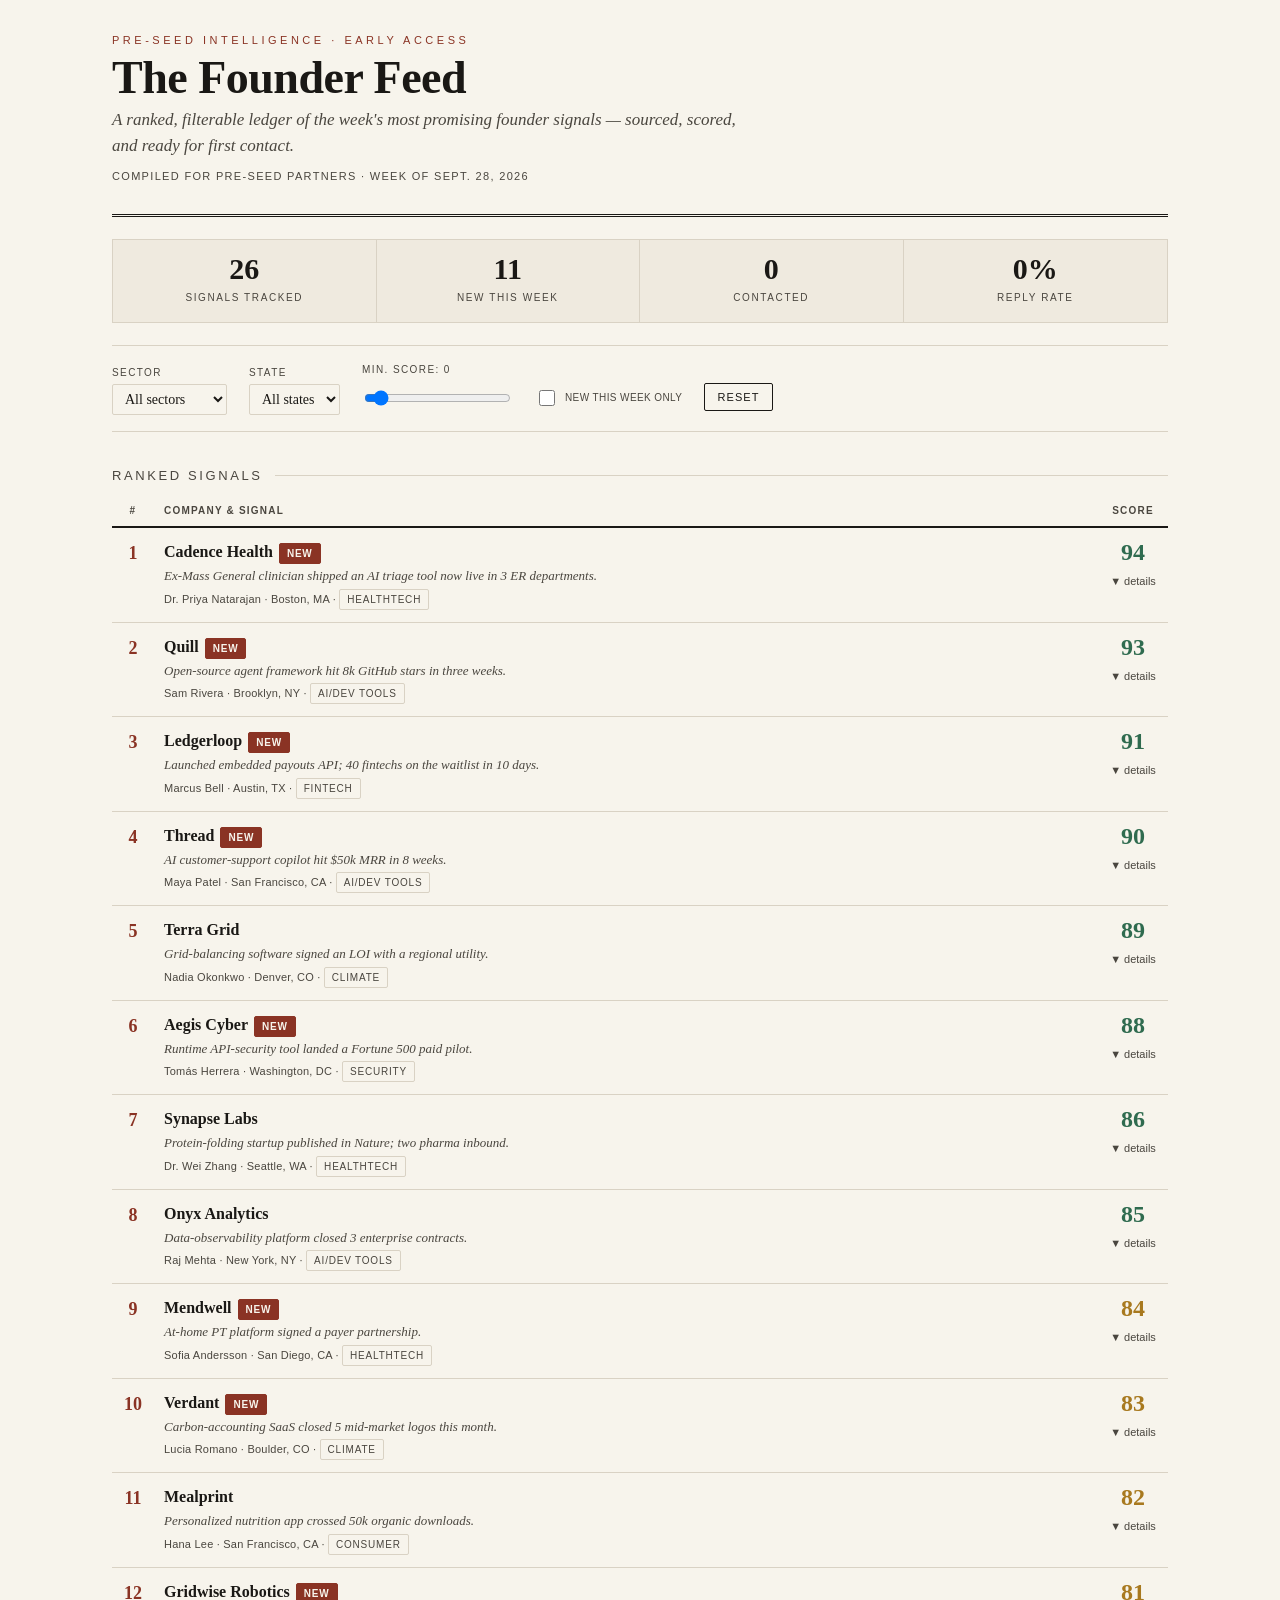
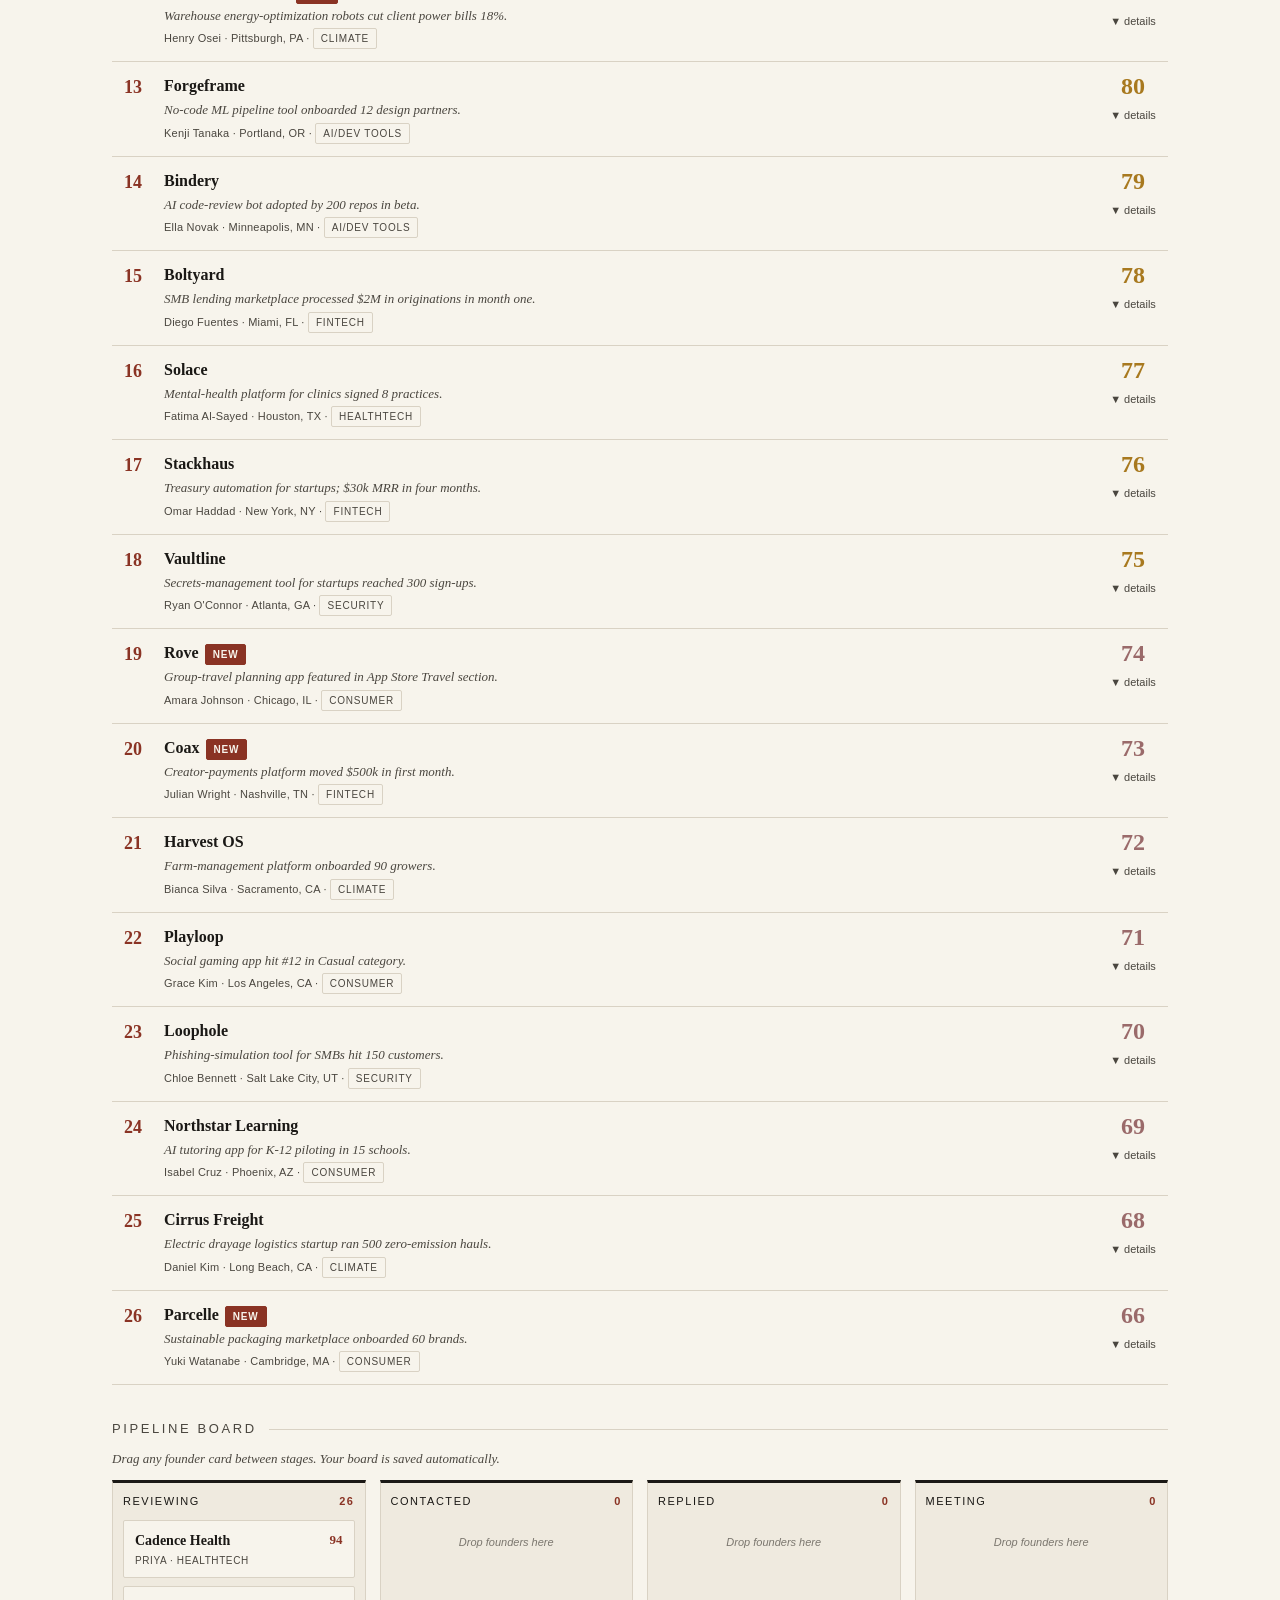
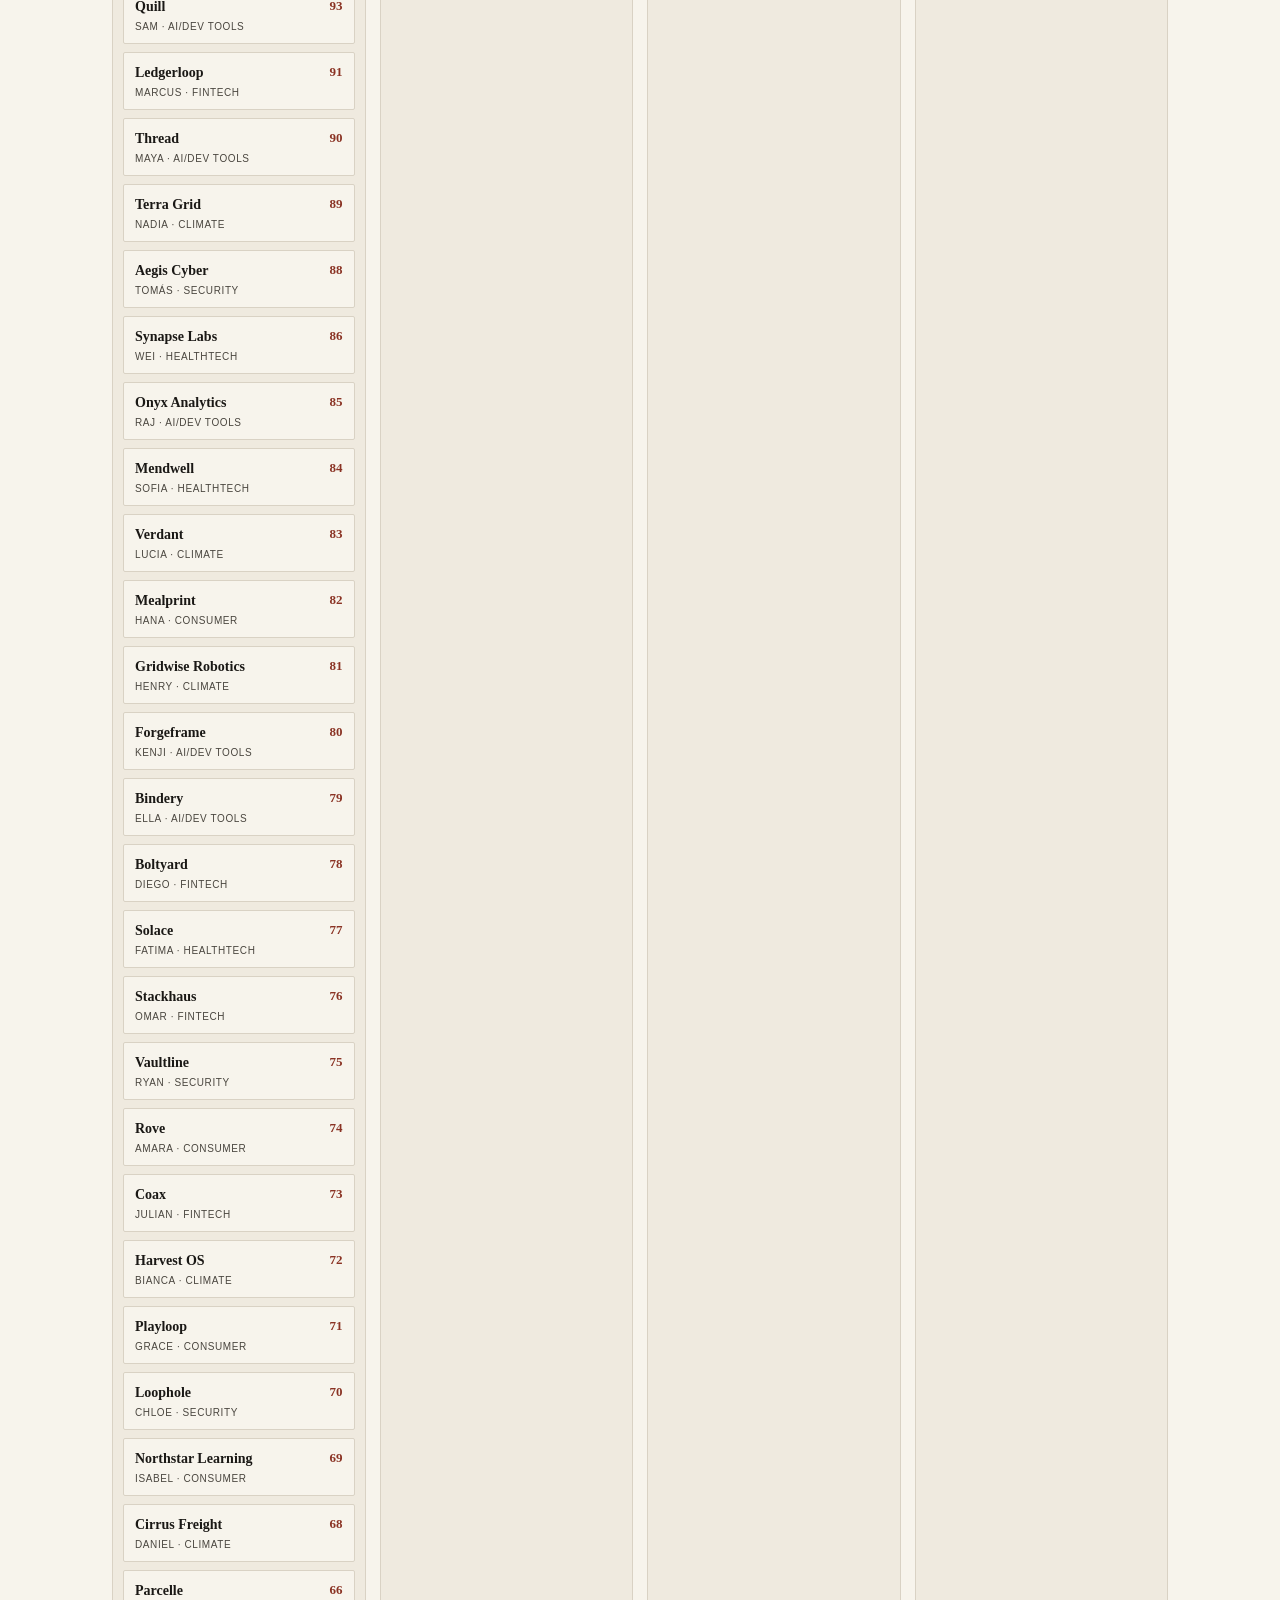
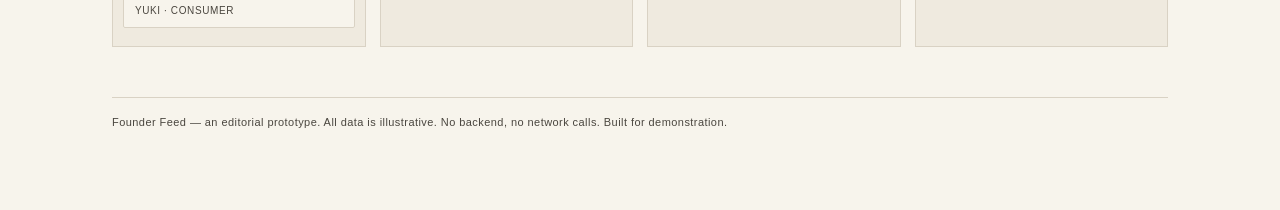
<file: early-access-founder-feed-for-pre-seed-vc-funds/index.html>
<!DOCTYPE html>
<html lang="en">
<head>
<meta charset="UTF-8">
<meta name="viewport" content="width=device-width, initial-scale=1.0">
<title>Founder Feed — Pre-Seed Signals</title>
<style>
  :root {
    --ink: #1a1815;
    --ink-soft: #4a463f;
    --paper: #f7f4ec;
    --paper-2: #efeadf;
    --line: #d9d2c4;
    --accent: #8a3324;
    --accent-soft: #b5654d;
    --good: #2f6b4f;
    --mid: #a8791f;
    --low: #9a6a6a;
  }
  * { box-sizing: border-box; }
  html, body { margin: 0; padding: 0; }
  body {
    background: var(--paper);
    color: var(--ink);
    font-family: Georgia, 'Times New Roman', serif;
    line-height: 1.5;
    -webkit-font-smoothing: antialiased;
  }
  .wrap { max-width: 1100px; margin: 0 auto; padding: 32px 22px 80px; }
  header.masthead {
    border-bottom: 3px double var(--ink);
    padding-bottom: 18px;
    margin-bottom: 8px;
  }
  .kicker {
    font-family: 'Helvetica Neue', Arial, sans-serif;
    text-transform: uppercase;
    letter-spacing: 0.32em;
    font-size: 11px;
    color: var(--accent);
    margin: 0 0 6px;
  }
  h1.title {
    font-size: 46px;
    line-height: 1.02;
    margin: 0 0 6px;
    font-weight: 700;
    letter-spacing: -0.5px;
  }
  .dek {
    font-style: italic;
    color: var(--ink-soft);
    font-size: 17px;
    margin: 0;
    max-width: 640px;
  }
  .byline {
    font-family: 'Helvetica Neue', Arial, sans-serif;
    font-size: 11px;
    letter-spacing: 0.12em;
    text-transform: uppercase;
    color: var(--ink-soft);
    margin-top: 10px;
  }

  /* Stats bar */
  .stats {
    display: flex;
    flex-wrap: wrap;
    gap: 0;
    border: 1px solid var(--line);
    background: var(--paper-2);
    margin: 22px 0;
  }
  .stat {
    flex: 1 1 120px;
    padding: 14px 18px;
    border-right: 1px solid var(--line);
    text-align: center;
  }
  .stat:last-child { border-right: none; }
  .stat .num {
    font-size: 30px;
    font-weight: 700;
    display: block;
    line-height: 1;
  }
  .stat .lbl {
    font-family: 'Helvetica Neue', Arial, sans-serif;
    font-size: 10px;
    text-transform: uppercase;
    letter-spacing: 0.16em;
    color: var(--ink-soft);
    margin-top: 6px;
  }

  /* Filters */
  .filters {
    display: flex;
    flex-wrap: wrap;
    gap: 14px 22px;
    align-items: flex-end;
    padding: 16px 0;
    border-top: 1px solid var(--line);
    border-bottom: 1px solid var(--line);
    margin-bottom: 6px;
  }
  .field { display: flex; flex-direction: column; gap: 4px; }
  .field label {
    font-family: 'Helvetica Neue', Arial, sans-serif;
    font-size: 10px;
    text-transform: uppercase;
    letter-spacing: 0.14em;
    color: var(--ink-soft);
  }
  select, input[type=range] {
    font-family: Georgia, serif;
    font-size: 14px;
    background: var(--paper);
    border: 1px solid var(--line);
    padding: 6px 8px;
    color: var(--ink);
    border-radius: 2px;
  }
  .rangewrap { display: flex; align-items: center; gap: 8px; }
  .rangewrap output {
    font-family: 'Helvetica Neue', Arial, sans-serif;
    font-size: 12px;
    min-width: 24px;
  }
  .checkfield {
    flex-direction: row;
    align-items: center;
    gap: 7px;
    font-family: 'Helvetica Neue', Arial, sans-serif;
    font-size: 13px;
    padding-bottom: 6px;
  }
  .checkfield input { width: 16px; height: 16px; accent-color: var(--accent); }
  .reset {
    font-family: 'Helvetica Neue', Arial, sans-serif;
    font-size: 11px;
    text-transform: uppercase;
    letter-spacing: 0.1em;
    background: none;
    border: 1px solid var(--ink);
    color: var(--ink);
    padding: 7px 12px;
    cursor: pointer;
    border-radius: 2px;
    margin-bottom: 4px;
  }
  .reset:hover { background: var(--ink); color: var(--paper); }

  /* Section heads */
  .sec-head {
    font-size: 13px;
    font-family: 'Helvetica Neue', Arial, sans-serif;
    text-transform: uppercase;
    letter-spacing: 0.2em;
    color: var(--ink-soft);
    margin: 34px 0 10px;
    display: flex;
    align-items: center;
    gap: 12px;
  }
  .sec-head::after {
    content: "";
    flex: 1;
    height: 1px;
    background: var(--line);
  }

  /* Table */
  .feed { width: 100%; border-collapse: collapse; }
  .feed thead th {
    font-family: 'Helvetica Neue', Arial, sans-serif;
    font-size: 10px;
    text-transform: uppercase;
    letter-spacing: 0.12em;
    color: var(--ink-soft);
    text-align: left;
    padding: 8px 10px;
    border-bottom: 2px solid var(--ink);
  }
  .feed th.rank, .feed th.score { text-align: center; }
  .row-main {
    border-bottom: 1px solid var(--line);
    cursor: pointer;
    transition: background 0.12s;
  }
  .row-main:hover { background: var(--paper-2); }
  .row-main td { padding: 12px 10px; vertical-align: top; }
  .rank-cell {
    text-align: center;
    font-weight: 700;
    font-size: 18px;
    color: var(--accent);
    width: 42px;
  }
  .co-name { font-weight: 700; font-size: 16px; }
  .co-what { font-size: 13px; color: var(--ink-soft); font-style: italic; margin-top: 2px; }
  .meta-line {
    font-family: 'Helvetica Neue', Arial, sans-serif;
    font-size: 11px;
    color: var(--ink-soft);
    margin-top: 3px;
    letter-spacing: 0.02em;
  }
  .tag {
    display: inline-block;
    font-family: 'Helvetica Neue', Arial, sans-serif;
    font-size: 10px;
    text-transform: uppercase;
    letter-spacing: 0.08em;
    border: 1px solid var(--line);
    padding: 2px 7px;
    border-radius: 2px;
    background: var(--paper);
  }
  .newbadge {
    background: var(--accent);
    color: var(--paper);
    border-color: var(--accent);
    margin-left: 6px;
  }
  .score-cell { text-align: center; width: 70px; }
  .score-num {
    font-size: 24px;
    font-weight: 700;
    line-height: 1;
  }
  .score-good { color: var(--good); }
  .score-mid { color: var(--mid); }
  .score-low { color: var(--low); }
  .caret {
    font-family: 'Helvetica Neue', Arial, sans-serif;
    font-size: 11px;
    color: var(--ink-soft);
    margin-top: 6px;
  }

  /* Expanded panel */
  .row-detail td { padding: 0; border-bottom: 1px solid var(--line); background: var(--paper-2); }
  .detail-inner { padding: 20px 22px; }
  .detail-grid { display: grid; grid-template-columns: 1fr 1fr; gap: 24px; }
  @media (max-width: 720px) { .detail-grid { grid-template-columns: 1fr; } }
  .panel-h {
    font-family: 'Helvetica Neue', Arial, sans-serif;
    font-size: 11px;
    text-transform: uppercase;
    letter-spacing: 0.16em;
    color: var(--accent);
    margin: 0 0 10px;
  }
  .reason { margin-bottom: 12px; }
  .reason-top { display: flex; justify-content: space-between; align-items: baseline; }
  .reason-label { font-weight: 700; font-size: 14px; }
  .reason-pts {
    font-family: 'Helvetica Neue', Arial, sans-serif;
    font-size: 12px;
    color: var(--good);
    font-weight: 700;
  }
  .reason-desc { font-size: 13px; color: var(--ink-soft); }
  .bar {
    height: 6px;
    background: var(--line);
    border-radius: 3px;
    margin-top: 5px;
    overflow: hidden;
  }
  .bar > span { display: block; height: 100%; background: var(--accent-soft); }
  .btn {
    font-family: 'Helvetica Neue', Arial, sans-serif;
    font-size: 12px;
    text-transform: uppercase;
    letter-spacing: 0.1em;
    background: var(--ink);
    color: var(--paper);
    border: none;
    padding: 10px 16px;
    cursor: pointer;
    border-radius: 2px;
  }
  .btn:hover { background: var(--accent); }
  .btn.ghost { background: none; color: var(--ink); border: 1px solid var(--ink); }
  .btn.ghost:hover { background: var(--ink); color: var(--paper); }

  /* Memo */
  .memo {
    margin-top: 18px;
    border: 1px solid var(--ink);
    background: var(--paper);
    padding: 22px;
    display: none;
  }
  .memo.show { display: block; }
  .memo h3 {
    font-size: 22px;
    margin: 0 0 2px;
  }
  .memo .memo-sub {
    font-family: 'Helvetica Neue', Arial, sans-serif;
    font-size: 11px;
    text-transform: uppercase;
    letter-spacing: 0.14em;
    color: var(--ink-soft);
    margin-bottom: 14px;
  }
  .memo p { font-size: 14px; margin: 8px 0; }
  .memo .label {
    font-family: 'Helvetica Neue', Arial, sans-serif;
    font-size: 10px;
    text-transform: uppercase;
    letter-spacing: 0.14em;
    color: var(--accent);
    margin-top: 16px;
    margin-bottom: 4px;
  }
  .email-box {
    border-left: 3px solid var(--accent);
    background: var(--paper-2);
    padding: 14px 16px;
    font-size: 13.5px;
    white-space: pre-wrap;
    line-height: 1.55;
  }
  .memo-actions { display: flex; gap: 10px; margin-top: 14px; flex-wrap: wrap; }
  .copied-note {
    font-family: 'Helvetica Neue', Arial, sans-serif;
    font-size: 12px;
    color: var(--good);
    align-self: center;
    opacity: 0;
    transition: opacity 0.2s;
  }
  .copied-note.show { opacity: 1; }

  /* Kanban */
  .board {
    display: grid;
    grid-template-columns: repeat(4, 1fr);
    gap: 14px;
    margin-top: 10px;
  }
  @media (max-width: 800px) { .board { grid-template-columns: 1fr 1fr; } }
  @media (max-width: 480px) { .board { grid-template-columns: 1fr; } }
  .col {
    background: var(--paper-2);
    border: 1px solid var(--line);
    border-top: 3px solid var(--ink);
    min-height: 160px;
    padding: 10px;
  }
  .col.drag-over { background: #e7dfcc; border-top-color: var(--accent); }
  .col-title {
    font-family: 'Helvetica Neue', Arial, sans-serif;
    font-size: 11px;
    text-transform: uppercase;
    letter-spacing: 0.14em;
    display: flex;
    justify-content: space-between;
    margin-bottom: 10px;
  }
  .col-count { color: var(--accent); font-weight: 700; }
  .card {
    background: var(--paper);
    border: 1px solid var(--line);
    padding: 9px 11px;
    margin-bottom: 8px;
    cursor: grab;
    border-radius: 2px;
  }
  .card:active { cursor: grabbing; }
  .card.dragging { opacity: 0.45; }
  .card .c-name { font-weight: 700; font-size: 14px; }
  .card .c-meta {
    font-family: 'Helvetica Neue', Arial, sans-serif;
    font-size: 10px;
    color: var(--ink-soft);
    text-transform: uppercase;
    letter-spacing: 0.06em;
    margin-top: 2px;
  }
  .card .c-score {
    float: right;
    font-weight: 700;
    font-size: 13px;
    color: var(--accent);
  }
  .empty-hint {
    font-family: 'Helvetica Neue', Arial, sans-serif;
    font-size: 11px;
    color: var(--ink-soft);
    font-style: italic;
    text-align: center;
    padding: 14px 4px;
    opacity: 0.7;
  }
  footer {
    margin-top: 50px;
    border-top: 1px solid var(--line);
    padding-top: 16px;
    font-family: 'Helvetica Neue', Arial, sans-serif;
    font-size: 11px;
    color: var(--ink-soft);
    letter-spacing: 0.04em;
  }
  .no-results {
    padding: 30px;
    text-align: center;
    font-style: italic;
    color: var(--ink-soft);
  }
</style>
</head>
<body>
<div class="wrap">
  <header class="masthead">
    <p class="kicker">Pre-Seed Intelligence · Early Access</p>
    <h1 class="title">The Founder Feed</h1>
    <p class="dek">A ranked, filterable ledger of the week's most promising founder signals — sourced, scored, and ready for first contact.</p>
    <p class="byline">Compiled for Pre-Seed Partners · Week of Sept. 28, 2026</p>
  </header>

  <section class="stats" id="stats"></section>

  <div class="filters">
    <div class="field">
      <label for="f-sector">Sector</label>
      <select id="f-sector"><option value="">All sectors</option></select>
    </div>
    <div class="field">
      <label for="f-state">State</label>
      <select id="f-state"><option value="">All states</option></select>
    </div>
    <div class="field">
      <label for="f-score">Min. score: <output id="f-score-out">0</output></label>
      <div class="rangewrap">
        <input type="range" id="f-score" min="0" max="100" value="0" step="5">
      </div>
    </div>
    <div class="field checkfield">
      <input type="checkbox" id="f-new">
      <label for="f-new" style="letter-spacing:0.04em;">New this week only</label>
    </div>
    <button class="reset" id="reset">Reset</button>
  </div>

  <div class="sec-head">Ranked Signals</div>
  <table class="feed">
    <thead>
      <tr>
        <th class="rank">#</th>
        <th>Company &amp; Signal</th>
        <th class="score">Score</th>
      </tr>
    </thead>
    <tbody id="feed-body"></tbody>
  </table>
  <div class="no-results" id="no-results" style="display:none;">No signals match these filters.</div>

  <div class="sec-head">Pipeline Board</div>
  <p style="font-size:13px;color:var(--ink-soft);font-style:italic;margin:0 0 12px;">Drag any founder card between stages. Your board is saved automatically.</p>
  <div class="board" id="board"></div>

  <footer>
    Founder Feed — an editorial prototype. All data is illustrative. No backend, no network calls. Built for demonstration.
  </footer>
</div>

<script src="app.js"></script>
</body>
</html>
</file>
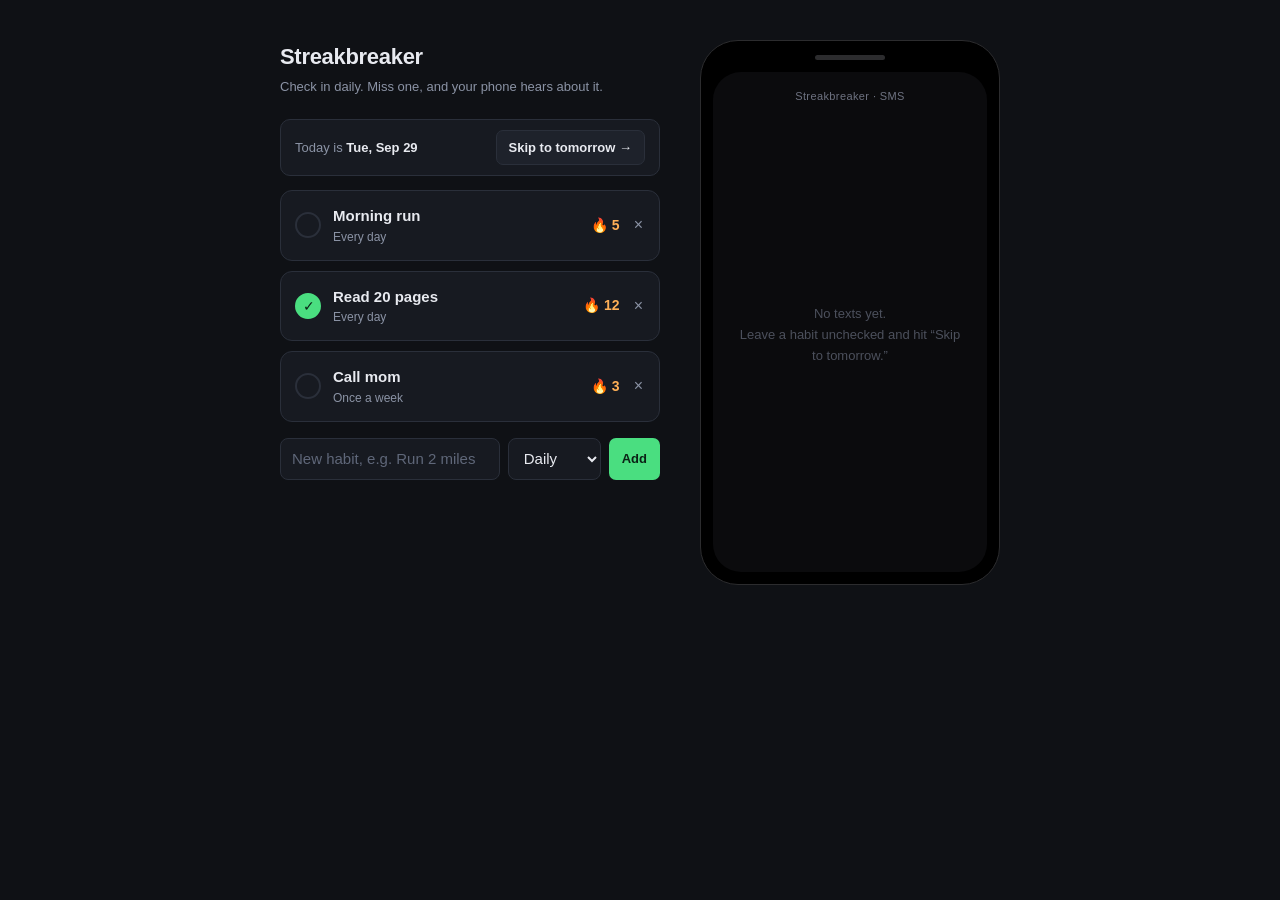
<file: habit-tracker-that-texts-you-when-you-break-a-streak/index.html>
<!DOCTYPE html>
<html lang="en">
<head>
<meta charset="utf-8">
<meta name="viewport" content="width=device-width, initial-scale=1">
<title>Streakbreaker</title>
<style>
  :root {
    --bg: #0f1115;
    --panel: #171a21;
    --panel-2: #1e222b;
    --line: #2a2f3a;
    --text: #e8eaf0;
    --muted: #8b93a5;
    --accent: #4ade80;
    --danger: #f8716a;
    --flame: #ffb057;
  }
  * { box-sizing: border-box; }
  body {
    margin: 0;
    background: var(--bg);
    color: var(--text);
    font: 15px/1.5 -apple-system, BlinkMacSystemFont, "Segoe UI", Inter, sans-serif;
    display: flex;
    justify-content: center;
    padding: 40px 20px;
  }
  .stage {
    display: flex;
    gap: 40px;
    align-items: flex-start;
    flex-wrap: wrap;
    justify-content: center;
  }

  /* ---------- app ---------- */
  .app { width: 380px; }
  h1 { font-size: 22px; margin: 0; letter-spacing: -0.3px; }
  .sub { color: var(--muted); font-size: 13px; margin: 4px 0 22px; }

  .clock {
    display: flex; align-items: center; justify-content: space-between;
    background: var(--panel); border: 1px solid var(--line);
    border-radius: 10px; padding: 10px 14px; margin-bottom: 14px;
  }
  .clock .day { font-size: 13px; color: var(--muted); }
  .clock .day b { color: var(--text); font-weight: 600; }
  .btn {
    font: inherit; font-size: 13px; font-weight: 600;
    background: var(--panel-2); color: var(--text);
    border: 1px solid var(--line); border-radius: 7px;
    padding: 7px 12px; cursor: pointer;
  }
  .btn:hover { border-color: #3b4252; background: #242935; }
  .btn.primary { background: var(--accent); color: #0b2216; border-color: transparent; }
  .btn.primary:hover { background: #63e894; }

  .habit {
    display: flex; align-items: center; gap: 12px;
    background: var(--panel); border: 1px solid var(--line);
    border-radius: 12px; padding: 14px; margin-bottom: 10px;
    transition: border-color .2s, background .2s;
  }
  .habit.broke { border-color: rgba(248,113,106,.45); background: #1d1618; }
  .check {
    width: 26px; height: 26px; flex: 0 0 26px;
    border: 2px solid var(--line); border-radius: 50%;
    background: none; cursor: pointer; color: transparent;
    font-size: 14px; line-height: 1; display: grid; place-items: center;
  }
  .check:hover { border-color: var(--accent); }
  .check.on { background: var(--accent); border-color: var(--accent); color: #0b2216; }
  .habit .name { font-weight: 600; }
  .habit .meta { font-size: 12px; color: var(--muted); }
  .habit .grow { flex: 1; min-width: 0; }
  .streak { font-size: 14px; font-weight: 700; color: var(--flame); white-space: nowrap; }
  .streak.zero { color: var(--muted); }
  .del { background:none; border:none; color:var(--muted); cursor:pointer; font-size:16px; padding:0 2px; }
  .del:hover { color: var(--danger); }

  form { display: flex; gap: 8px; margin-top: 16px; }
  input, select {
    font: inherit; background: var(--panel); color: var(--text);
    border: 1px solid var(--line); border-radius: 8px; padding: 9px 11px;
  }
  input { flex: 1; min-width: 0; }
  input::placeholder { color: #5f6779; }
  input:focus, select:focus { outline: none; border-color: var(--accent); }

  /* ---------- phone ---------- */
  .phone {
    width: 300px; background: #000; border-radius: 38px;
    padding: 12px; border: 1px solid #2c2c2e; flex: 0 0 auto;
  }
  .screen {
    background: #0b0b0d; border-radius: 28px; height: 500px;
    padding: 16px 12px; overflow-y: auto;
    display: flex; flex-direction: column; gap: 10px;
  }
  .notch { width: 70px; height: 5px; background: #2c2c2e; border-radius: 3px; margin: 2px auto 12px; }
  .sms-hdr { text-align: center; color: #6e7280; font-size: 11px; letter-spacing: .4px; }
  .empty { color: #4c505c; font-size: 13px; text-align: center; margin: auto 10px; line-height: 1.6; }
  .bubble {
    background: #26272b; color: #f2f2f4; border-radius: 18px 18px 18px 5px;
    padding: 10px 14px; font-size: 14px; max-width: 88%;
    animation: pop .32s cubic-bezier(.2,.9,.3,1.2);
  }
  .bubble .ts { display: block; color: #74777f; font-size: 10px; margin-top: 5px; }
  @keyframes pop { from { opacity: 0; transform: translateY(10px) scale(.95); } }
</style>
</head>
<body>
<div class="stage">

  <div class="app">
    <h1>Streakbreaker</h1>
    <p class="sub">Check in daily. Miss one, and your phone hears about it.</p>

    <div class="clock">
      <span class="day">Today is <b id="today"></b></span>
      <button class="btn" id="advance">Skip to tomorrow &rarr;</button>
    </div>

    <div id="list"></div>

    <form id="add">
      <input id="name" placeholder="New habit, e.g. Run 2 miles" maxlength="40" required>
      <select id="sched">
        <option value="daily">Daily</option>
        <option value="weekly">Weekly</option>
      </select>
      <button class="btn primary" type="submit">Add</button>
    </form>
  </div>

  <div class="phone">
    <div class="notch"></div>
    <div class="screen" id="screen">
      <div class="sms-hdr">Streakbreaker &middot; SMS</div>
      <div class="empty" id="empty">No texts yet.<br>Leave a habit unchecked and hit
        &ldquo;Skip to tomorrow.&rdquo;</div>
    </div>
  </div>

</div>

<script>
// ---- mock data: day 0 is "today" ----
let day = 0;
let habits = [
  { id: 1, name: "Morning run",     schedule: "daily",  streak: 5, doneOn: -1 },
  { id: 2, name: "Read 20 pages",   schedule: "daily",  streak: 12, doneOn: 0 },
  { id: 3, name: "Call mom",        schedule: "weekly", streak: 3, doneOn: -1 },
];
let nextId = 4;
const broke = new Set(); // habit ids that just broke, for the red flash

const START = new Date(2026, 8, 29); // Sep 29, 2026
const fmtDay = d => new Date(START.getTime() + d * 864e5)
  .toLocaleDateString("en-US", { weekday: "short", month: "short", day: "numeric" });
const fmtTime = d => new Date(START.getTime() + d * 864e5)
  .toLocaleDateString("en-US", { month: "numeric", day: "numeric" }) + ", 11:59 PM";

const list = document.getElementById("list");
const screen = document.getElementById("screen");

function render() {
  document.getElementById("today").textContent = fmtDay(day);
  list.innerHTML = "";
  habits.forEach(h => {
    const done = h.doneOn === day;
    const row = document.createElement("div");
    row.className = "habit" + (broke.has(h.id) ? " broke" : "");
    row.innerHTML = `
      <button class="check ${done ? "on" : ""}" title="Mark done today">&#10003;</button>
      <div class="grow">
        <div class="name">${esc(h.name)}</div>
        <div class="meta">${h.schedule === "daily" ? "Every day" : "Once a week"}</div>
      </div>
      <span class="streak ${h.streak ? "" : "zero"}">${h.streak ? "&#128293; " + h.streak : "0"}</span>
      <button class="del" title="Remove">&times;</button>`;
    row.querySelector(".check").onclick = () => {
      h.doneOn = done ? -1 : day;
      h.streak += done ? -1 : 1;          // live streak update
      if (!done) broke.delete(h.id);
      render();
    };
    row.querySelector(".del").onclick = () => {
      habits = habits.filter(x => x.id !== h.id);
      render();
    };
    list.appendChild(row);
  });
}

// ---- this is the "cron job + edge function", running client-side ----
function advanceDay() {
  // a daily habit breaks after one missed day; a weekly one gets a 7-day window
  const missed = habits.filter(h =>
    h.streak > 0 && h.doneOn !== day &&
    (h.schedule === "daily" || day - h.doneOn > 6));
  broke.clear();
  missed.forEach(h => {
    text(`You missed ${h.name} — your ${h.streak}-day streak just broke. Restart today!`, day);
    h.streak = 0;                          // reset, mirrored in the UI
    broke.add(h.id);
  });
  day++;
  render();
}

function text(body, onDay) {
  document.getElementById("empty")?.remove();
  const b = document.createElement("div");
  b.className = "bubble";
  b.innerHTML = esc(body) + `<span class="ts">${fmtTime(onDay)}</span>`;
  screen.appendChild(b);
  screen.scrollTop = screen.scrollHeight;
}

const esc = s => s.replace(/[&<>"]/g, c => ({ "&": "&amp;", "<": "&lt;", ">": "&gt;", '"': "&quot;" }[c]));

document.getElementById("advance").onclick = advanceDay;
document.getElementById("add").onsubmit = e => {
  e.preventDefault();
  const name = document.getElementById("name");
  habits.push({ id: nextId++, name: name.value.trim(), schedule: document.getElementById("sched").value, streak: 0, doneOn: -1 });
  name.value = "";
  render();
};

render();
</script>
</body>
</html>
</file>
